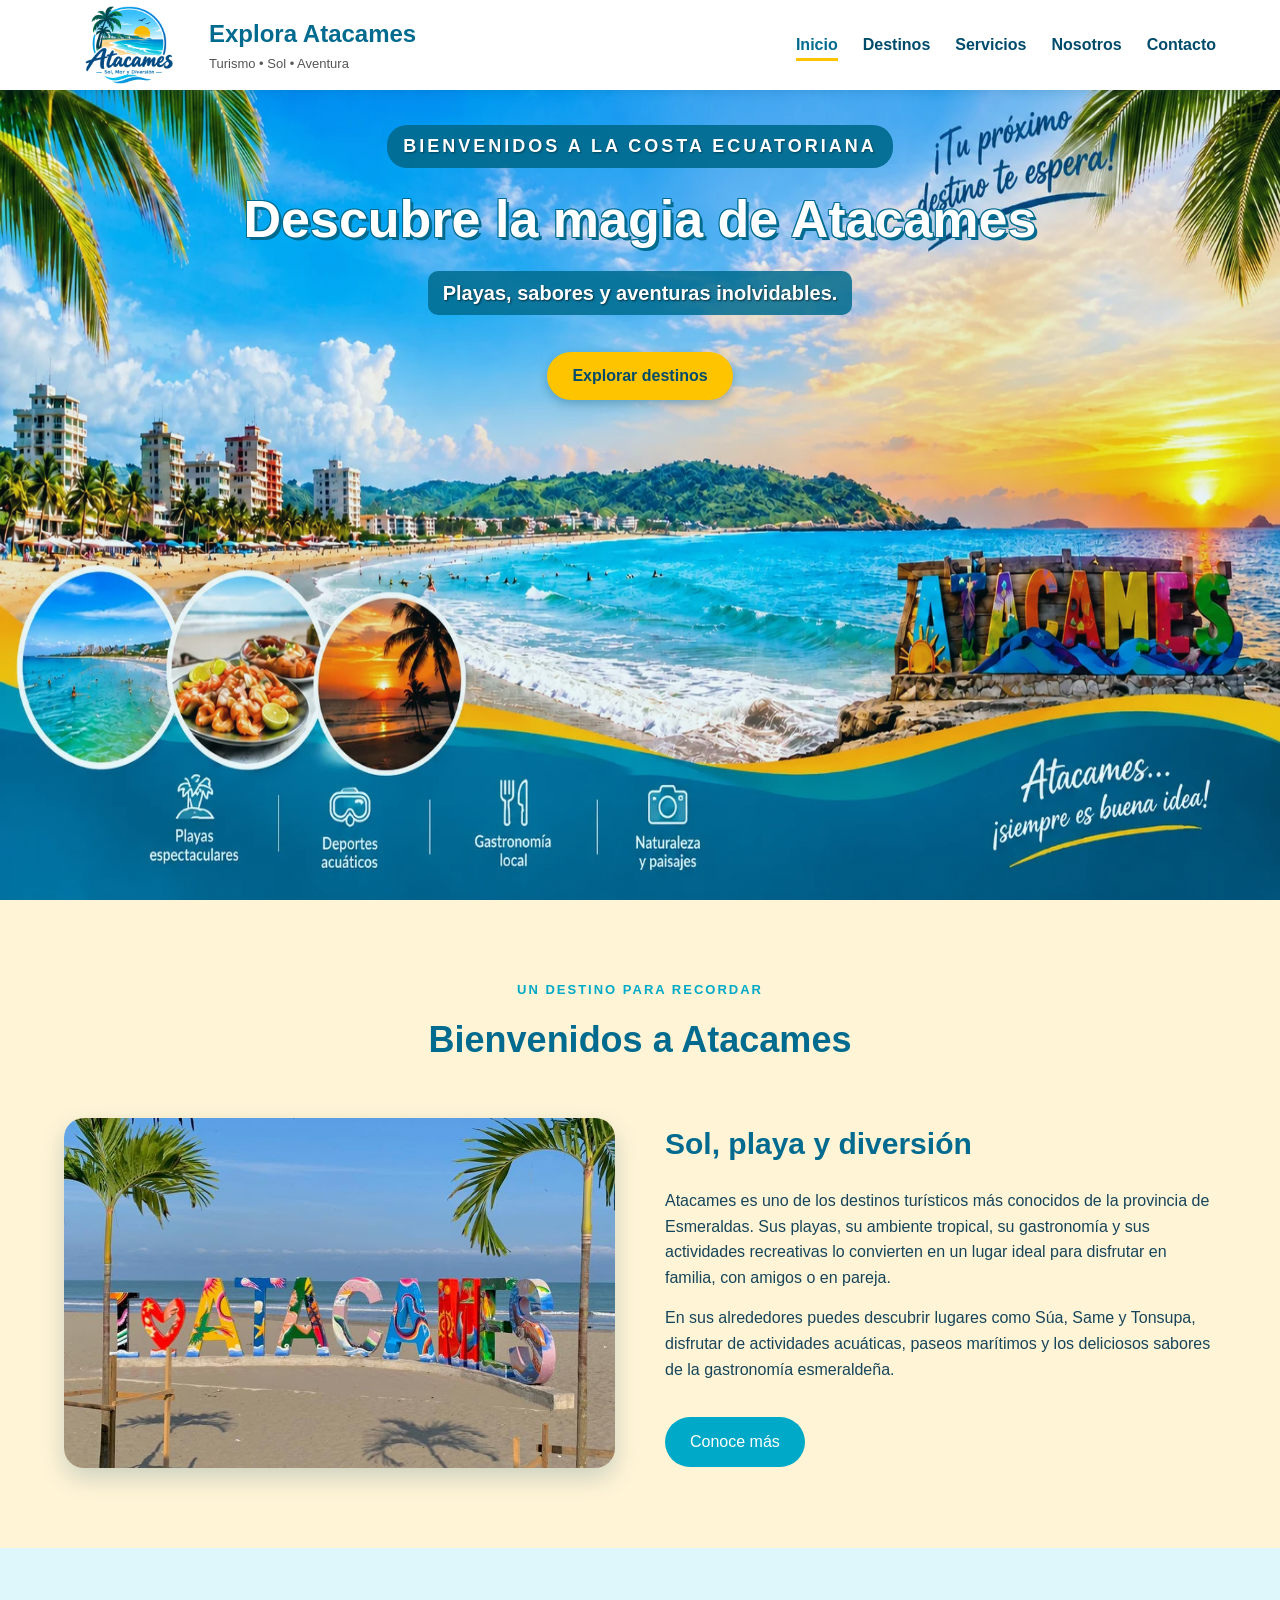
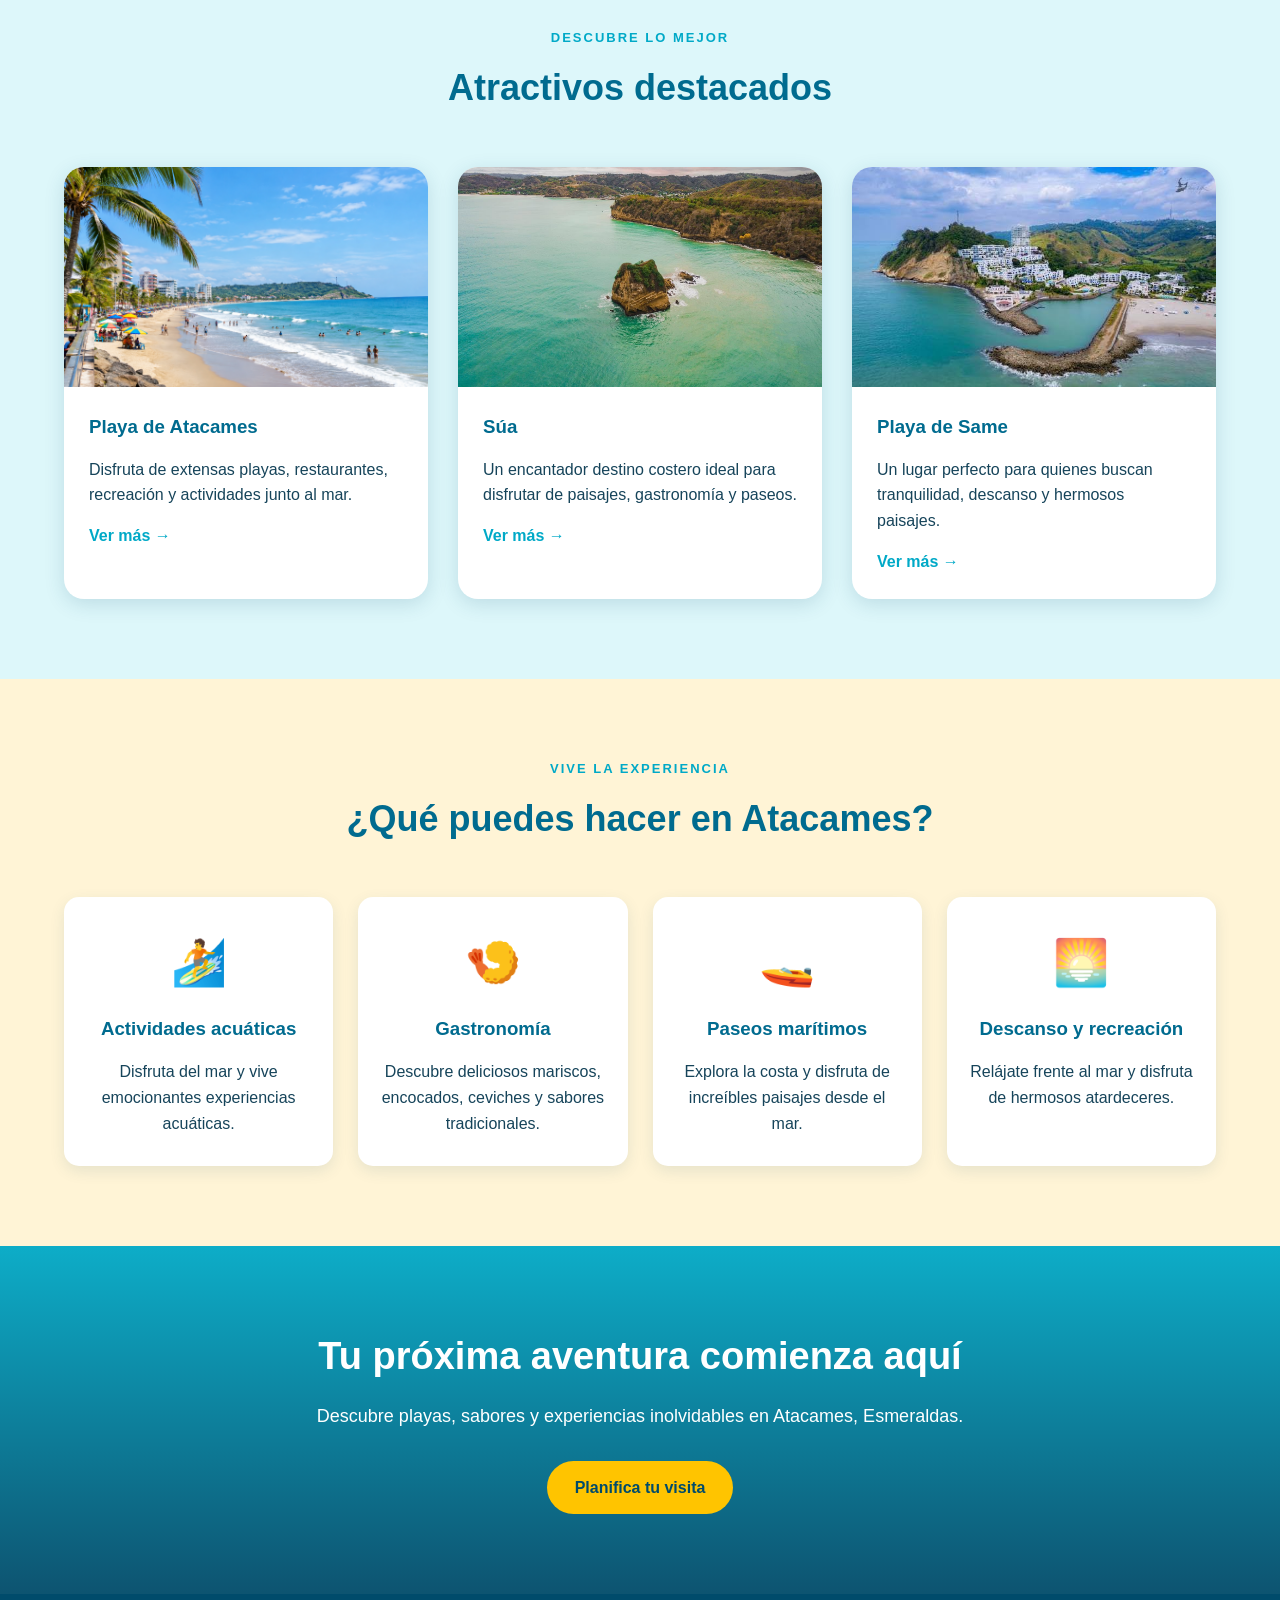
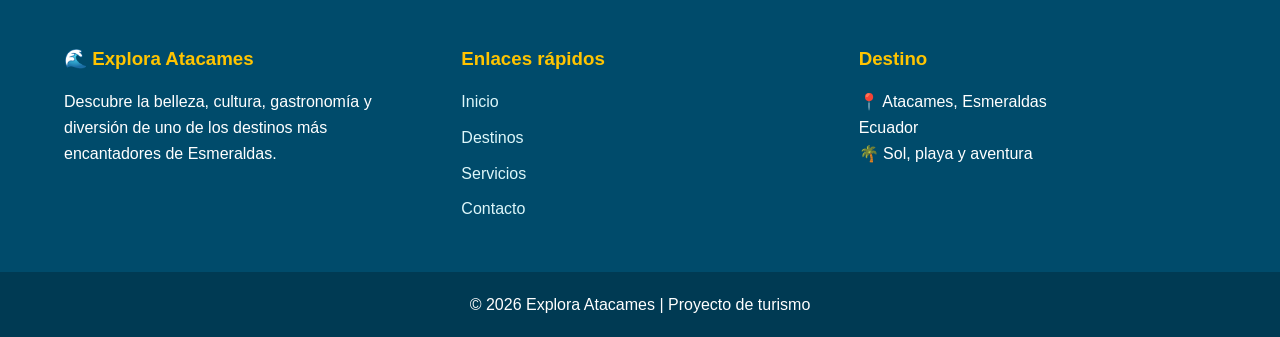
<file: index.html>
<!DOCTYPE html>
<html lang="es">
<head>
    <meta charset="UTF-8">
    <meta name="viewport" content="width=device-width, initial-scale=1.0">
    <meta name="description"
        content="Explora Atacames, una agencia turística dedicada a promocionar las playas, gastronomía y actividades de Atacames, Esmeraldas.">
    <title>Explora Atacames | Turismo en Esmeraldas</title>
    <link rel="stylesheet" href="css/styles.css">
</head>
<body>
    <header class="header">
        <div class="contenedor nav-contenedor">
            <a href="index.html" class="logo">
                <img src="imagenes/logo.png" alt="Logo Explora Atacames">
                <div>
                    <h1>Explora Atacames</h1>
                    <p>Turismo • Sol • Aventura</p>
                </div>
            </a>
            <nav class="menu">
                <ul>
                    <li>
                        <a href="index.html" class="activo">Inicio</a>
                    </li>
                    <li>
                        <a href="destinos.html">Destinos</a>
                    </li>
                    <li>
                        <a href="servicios.html">Servicios</a>
                    </li>
                    <li>
                        <a href="nosotros.html">Nosotros</a>
                    </li>
                    <li>
                        <a href="contacto.html">Contacto</a>
                    </li>
                </ul>
            </nav>
        </div>
    </header>
    <main>
        <section class="hero">
            <div class="hero-contenido">
                <p class="subtitulo">BIENVENIDOS A LA COSTA ECUATORIANA</p>

                <h2>Descubre la magia de Atacames</h2>

                <p class="hero-texto">

                    Playas, sabores y aventuras inolvidables.

                </p>

                <a href="destinos.html" class="btn">

                    Explorar destinos

                </a>

            </div>

        </section>



        <!-- =========================
             INTRODUCCIÓN
        ========================== -->

        <section class="introduccion seccion">

            <div class="contenedor">

                <div class="titulo-seccion">

                    <p>UN DESTINO PARA RECORDAR</p>

                    <h2>Bienvenidos a Atacames</h2>

                </div>


                <div class="introduccion-grid">

                    <div class="introduccion-imagen">

                        <img src="imagenes/atacames.jpg"
                            alt="Hermosa playa de Atacames">

                    </div>


                    <div class="introduccion-texto">

                        <h3>Sol, playa y diversión</h3>

                        <p>

                            Atacames es uno de los destinos turísticos más
                            conocidos de la provincia de Esmeraldas. Sus playas,
                            su ambiente tropical, su gastronomía y sus actividades
                            recreativas lo convierten en un lugar ideal para
                            disfrutar en familia, con amigos o en pareja.

                        </p>


                        <p>

                            En sus alrededores puedes descubrir lugares como
                            Súa, Same y Tonsupa, disfrutar de actividades
                            acuáticas, paseos marítimos y los deliciosos sabores
                            de la gastronomía esmeraldeña.

                        </p>


                        <a href="nosotros.html" class="btn-secundario">

                            Conoce más

                        </a>

                    </div>

                </div>

            </div>

        </section>



        <!-- =========================
             ATRACTIVOS DESTACADOS
        ========================== -->

        <section class="atractivos seccion">

            <div class="contenedor">

                <div class="titulo-seccion">

                    <p>DESCUBRE LO MEJOR</p>

                    <h2>Atractivos destacados</h2>

                </div>


                <div class="atractivos-grid">


                    <!-- TARJETA 1 -->

                    <article class="card">

                        <img src="imagenes/playaatacames.png"
                            alt="Playa de Atacames">

                        <div class="card-contenido">

                            <h3>Playa de Atacames</h3>

                            <p>

                                Disfruta de extensas playas, restaurantes,
                                recreación y actividades junto al mar.

                            </p>

                            <a href="destinos.html">

                                Ver más →

                            </a>

                        </div>

                    </article>



                    <!-- TARJETA 2 -->

                    <article class="card">

                        <img src="imagenes/playasua.jpg"
                            alt="Playa de Súa">

                        <div class="card-contenido">

                            <h3>Súa</h3>

                            <p>

                                Un encantador destino costero ideal para
                                disfrutar de paisajes, gastronomía y paseos.

                            </p>

                            <a href="destinos.html">

                                Ver más →

                            </a>

                        </div>

                    </article>



                    <!-- TARJETA 3 -->

                    <article class="card">

                        <img src="imagenes/same.jpg"
                            alt="Playa de Same">

                        <div class="card-contenido">

                            <h3>Playa de Same</h3>

                            <p>

                                Un lugar perfecto para quienes buscan
                                tranquilidad, descanso y hermosos paisajes.

                            </p>

                            <a href="destinos.html">

                                Ver más →

                            </a>

                        </div>

                    </article>


                </div>

            </div>

        </section>



        <!-- =========================
             EXPERIENCIAS
        ========================== -->

        <section class="experiencias seccion">

            <div class="contenedor">

                <div class="titulo-seccion">

                    <p>VIVE LA EXPERIENCIA</p>

                    <h2>¿Qué puedes hacer en Atacames?</h2>

                </div>


                <div class="experiencias-grid">


                    <div class="experiencia">

                        <span>🏄</span>

                        <h3>Actividades acuáticas</h3>

                        <p>

                            Disfruta del mar y vive emocionantes
                            experiencias acuáticas.

                        </p>

                    </div>


                    <div class="experiencia">

                        <span>🍤</span>

                        <h3>Gastronomía</h3>

                        <p>

                            Descubre deliciosos mariscos, encocados,
                            ceviches y sabores tradicionales.

                        </p>

                    </div>


                    <div class="experiencia">

                        <span>🚤</span>

                        <h3>Paseos marítimos</h3>

                        <p>

                            Explora la costa y disfruta de increíbles
                            paisajes desde el mar.

                        </p>

                    </div>


                    <div class="experiencia">

                        <span>🌅</span>

                        <h3>Descanso y recreación</h3>

                        <p>

                            Relájate frente al mar y disfruta de
                            hermosos atardeceres.

                        </p>

                    </div>


                </div>

            </div>

        </section>



        <!-- =========================
             LLAMADO A LA ACCIÓN
        ========================== -->

        <section class="cta">

            <div class="contenedor">

                <h2>Tu próxima aventura comienza aquí</h2>

                <p>

                    Descubre playas, sabores y experiencias inolvidables
                    en Atacames, Esmeraldas.

                </p>

                <a href="contacto.html" class="btn">

                    Planifica tu visita

                </a>

            </div>

        </section>

    </main>



    <!-- =========================
         FOOTER
    ========================== -->

    <footer class="footer">

        <div class="contenedor footer-grid">


            <div>

                <h3>🌊 Explora Atacames</h3>

                <p>

                    Descubre la belleza, cultura, gastronomía y diversión
                    de uno de los destinos más encantadores de Esmeraldas.

                </p>

            </div>


            <div>

                <h3>Enlaces rápidos</h3>

                <ul>

                    <li>
                        <a href="index.html">Inicio</a>
                    </li>

                    <li>
                        <a href="destinos.html">Destinos</a>
                    </li>

                    <li>
                        <a href="servicios.html">Servicios</a>
                    </li>

                    <li>
                        <a href="contacto.html">Contacto</a>
                    </li>

                </ul>

            </div>


            <div>

                <h3>Destino</h3>

                <p>📍 Atacames, Esmeraldas</p>

                <p>Ecuador</p>

                <p>🌴 Sol, playa y aventura</p>

            </div>


        </div>


        <div class="footer-inferior">

            <p>

                © 2026 Explora Atacames | Proyecto de turismo

            </p>

        </div>

    </footer>


</body>

</html>
</file>
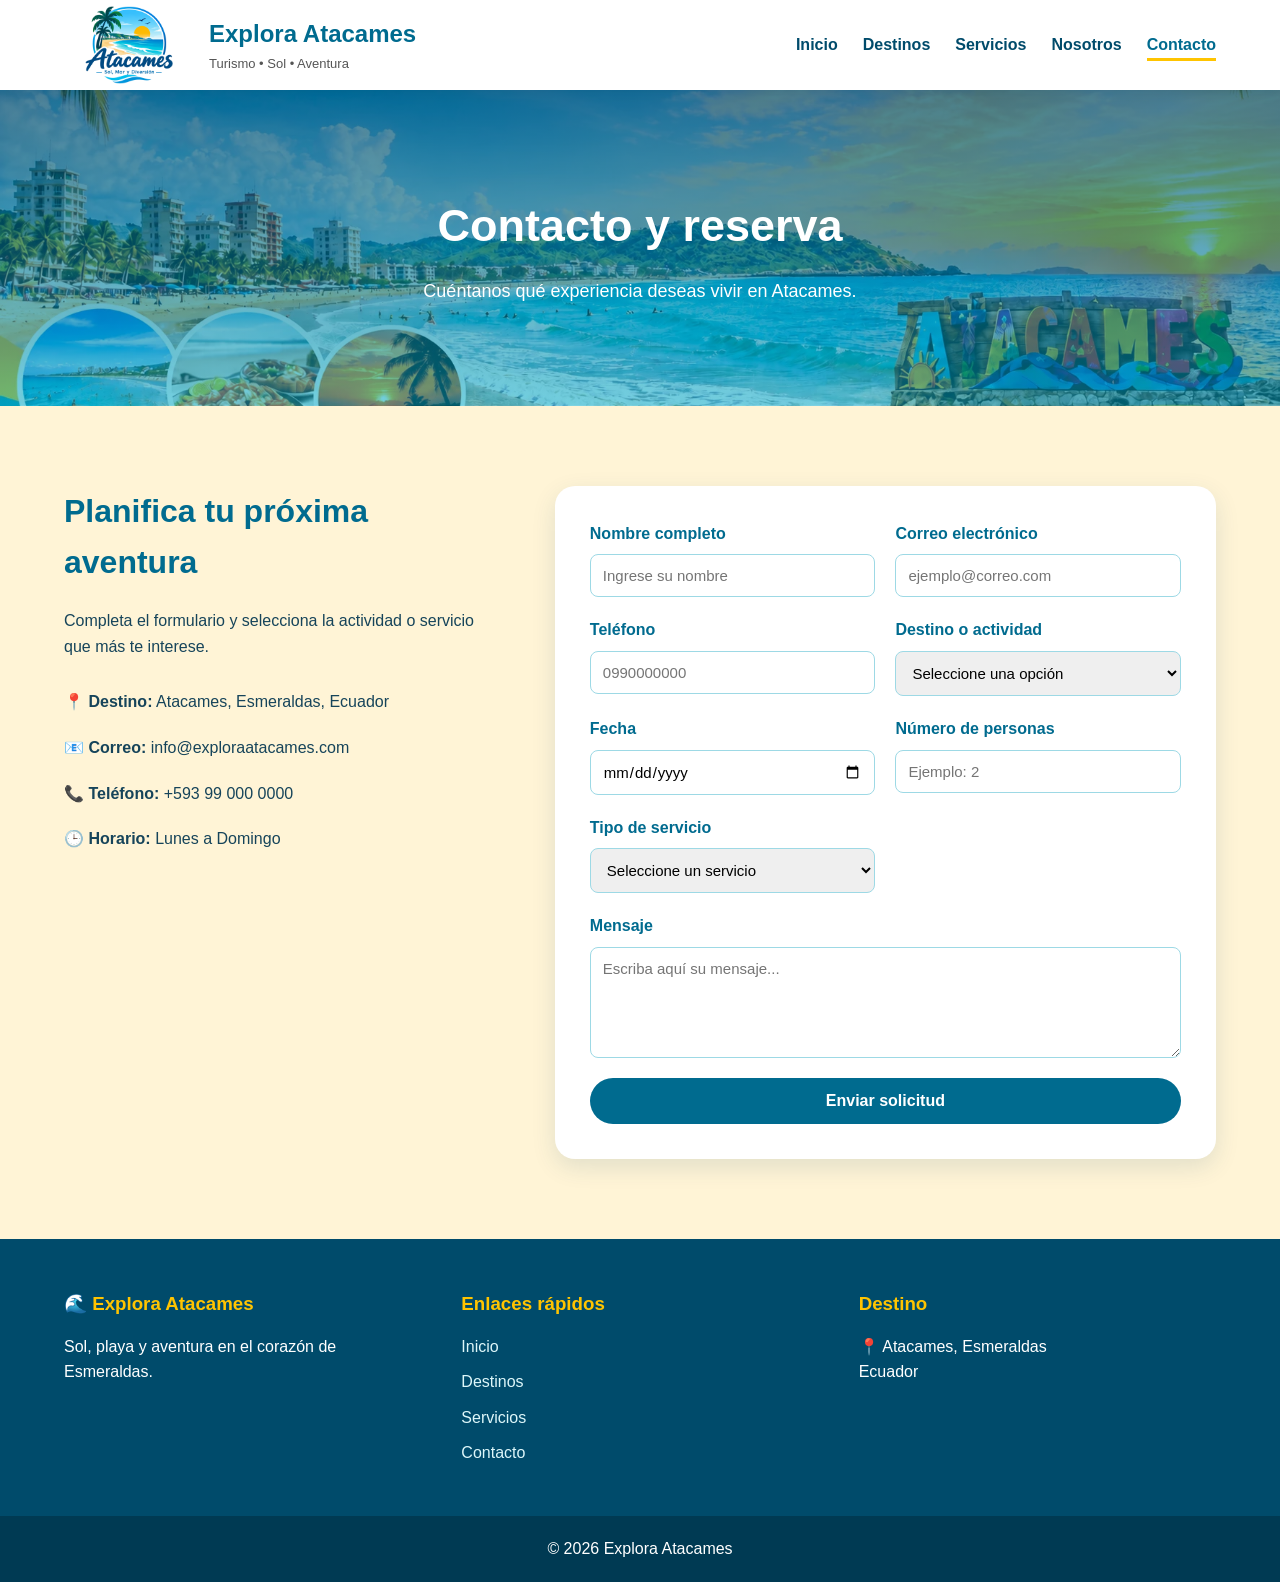
<file: contacto.html>
<!DOCTYPE html>
<html lang="es">
<head>
    <meta charset="UTF-8">
    <meta name="viewport"
        content="width=device-width, initial-scale=1.0">
    <meta name="description"
        content="Contáctanos y planifica tu visita a Atacames.">
    <title>Contacto | Explora Atacames</title>
    <link rel="stylesheet" href="css/styles.css">
</head>
<body>
    
    <header class="header">
    <div class="contenedor nav-contenedor">

        <a href="index.html" class="logo">

            <img src="imagenes/logo.png" alt="Logo Explora Atacames">

            <div>
                <h1>Explora Atacames</h1>
                <p>Turismo • Sol • Aventura</p>
            </div>

        </a>

        <nav class="menu">

            <ul>

                <li>
                    <a href="index.html">
                        Inicio
                    </a>
                </li>

                <li>
                    <a href="destinos.html">
                        Destinos
                    </a>
                </li>

                <li>
                    <a href="servicios.html">
                        Servicios
                    </a>
                </li>

                <li>
                    <a href="nosotros.html">
                        Nosotros
                    </a>
                </li>

                <li>
                    <a href="contacto.html" class="activo">
                        Contacto
                    </a>
                </li>

            </ul>

        </nav>

    </div>
</header>
    <main>


        <!-- PORTADA -->

        <section class="pagina-hero">

            <div class="contenedor">

                <h2>Contacto y reserva</h2>

                <p>
                    Cuéntanos qué experiencia deseas vivir
                    en Atacames.
                </p>

            </div>

        </section>



        <!-- CONTACTO -->

        <section class="seccion contacto-seccion">

            <div class="contenedor contacto-grid">


                <!-- INFORMACIÓN -->

                <div class="contacto-info">


                    <h2>Planifica tu próxima aventura</h2>

                    <p>
                        Completa el formulario y selecciona la actividad
                        o servicio que más te interese.
                    </p>


                    <div class="info-contacto">

                        <p>
                            📍 <strong>Destino:</strong>
                            Atacames, Esmeraldas, Ecuador
                        </p>


                        <p>
                            📧 <strong>Correo:</strong>
                            info@exploraatacames.com
                        </p>


                        <p>
                            📞 <strong>Teléfono:</strong>
                            +593 99 000 0000
                        </p>


                        <p>
                            🕒 <strong>Horario:</strong>
                            Lunes a Domingo
                        </p>

                    </div>


                </div>



                <!-- FORMULARIO -->

                <form class="formulario">


                    <div class="form-grupo">

                        <label for="nombre">
                            Nombre completo
                        </label>

                        <input
                            type="text"
                            id="nombre"
                            name="nombre"
                            placeholder="Ingrese su nombre"
                            required>

                    </div>



                    <div class="form-grupo">

                        <label for="correo">
                            Correo electrónico
                        </label>

                        <input
                            type="email"
                            id="correo"
                            name="correo"
                            placeholder="ejemplo@correo.com"
                            required>

                    </div>



                    <div class="form-grupo">

                        <label for="telefono">
                            Teléfono
                        </label>

                        <input
                            type="tel"
                            id="telefono"
                            name="telefono"
                            placeholder="0990000000"
                            required>

                    </div>



                    <div class="form-grupo">

                        <label for="actividad">
                            Destino o actividad
                        </label>

                        <select
                            id="actividad"
                            name="actividad"
                            required>

                            <option value="">
                                Seleccione una opción
                            </option>

                            <option value="playa-atacames">
                                Playa de Atacames
                            </option>

                            <option value="tonsupa">
                                Tonsupa
                            </option>

                            <option value="sua">
                                Súa
                            </option>

                            <option value="same">
                                Playa de Same
                            </option>

                            <option value="gastronomia">
                                Tour gastronómico
                            </option>

                            <option value="aventura">
                                Aventura acuática
                            </option>

                        </select>

                    </div>



                    <div class="form-grupo">

                        <label for="fecha">
                            Fecha
                        </label>

                        <input
                            type="date"
                            id="fecha"
                            name="fecha"
                            required>

                    </div>



                    <div class="form-grupo">

                        <label for="personas">
                            Número de personas
                        </label>

                        <input
                            type="number"
                            id="personas"
                            name="personas"
                            min="1"
                            placeholder="Ejemplo: 2"
                            required>

                    </div>



                    <div class="form-grupo">

                        <label for="servicio">
                            Tipo de servicio
                        </label>

                        <select
                            id="servicio"
                            name="servicio"
                            required>

                            <option value="">
                                Seleccione un servicio
                            </option>

                            <option value="tour">
                                Tour
                            </option>

                            <option value="excursion">
                                Excursión
                            </option>

                            <option value="paquete">
                                Paquete turístico
                            </option>

                            <option value="informacion">
                                Solicitud de información
                            </option>

                        </select>

                    </div>



                    <div class="form-grupo form-mensaje">

                        <label for="mensaje">
                            Mensaje
                        </label>

                        <textarea
                            id="mensaje"
                            name="mensaje"
                            rows="5"
                            placeholder="Escriba aquí su mensaje..."
                            required></textarea>

                    </div>



                    <button type="submit"
                        class="btn-formulario">

                        Enviar solicitud

                    </button>


                </form>


            </div>

        </section>


    </main>



    <!-- FOOTER -->

    <footer class="footer">

        <div class="contenedor footer-grid">


            <div>

                <h3>🌊 Explora Atacames</h3>

                <p>
                    Sol, playa y aventura en el corazón
                    de Esmeraldas.
                </p>

            </div>


            <div>

                <h3>Enlaces rápidos</h3>

                <ul>

                    <li><a href="index.html">Inicio</a></li>

                    <li><a href="destinos.html">Destinos</a></li>

                    <li><a href="servicios.html">Servicios</a></li>

                    <li><a href="contacto.html">Contacto</a></li>

                </ul>

            </div>


            <div>

                <h3>Destino</h3>

                <p>📍 Atacames, Esmeraldas</p>

                <p>Ecuador</p>

            </div>


        </div>


        <div class="footer-inferior">

            <p>
                © 2026 Explora Atacames
            </p>

        </div>

    </footer>


</body>

</html>
</file>
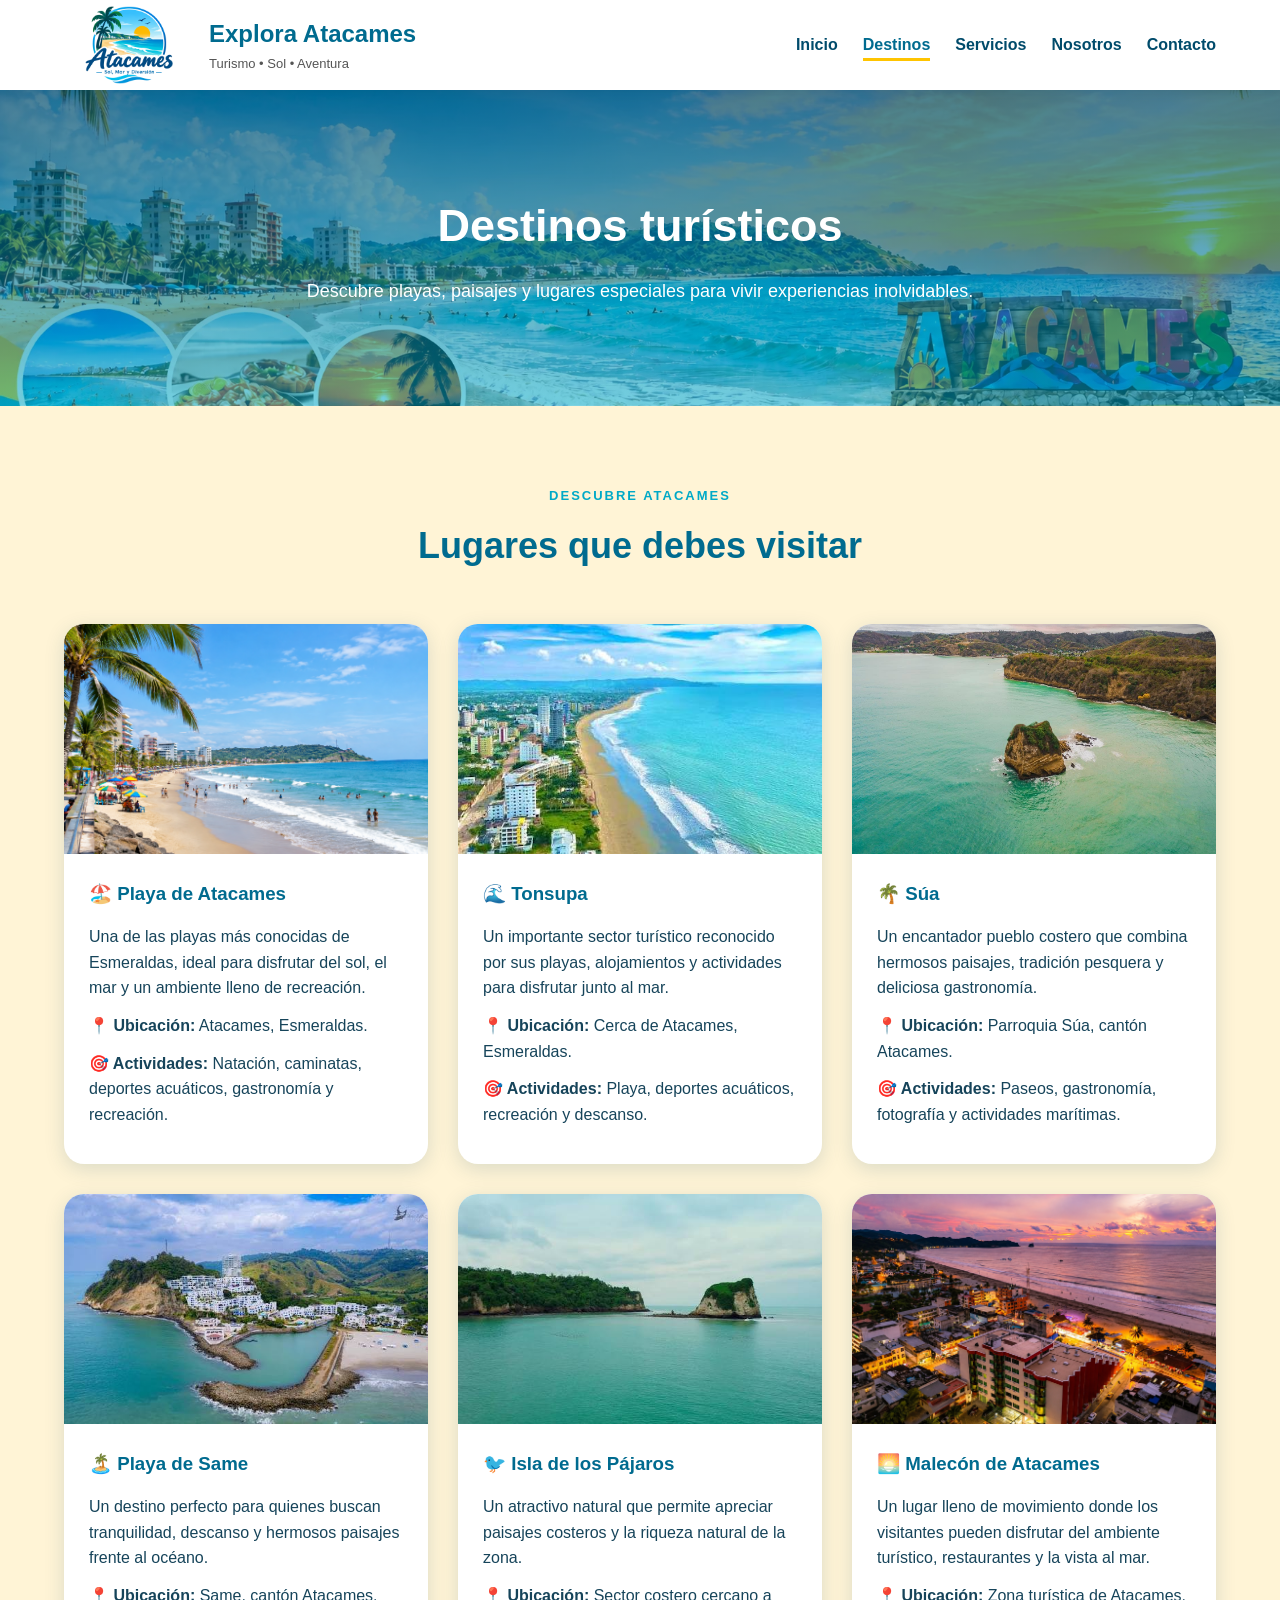
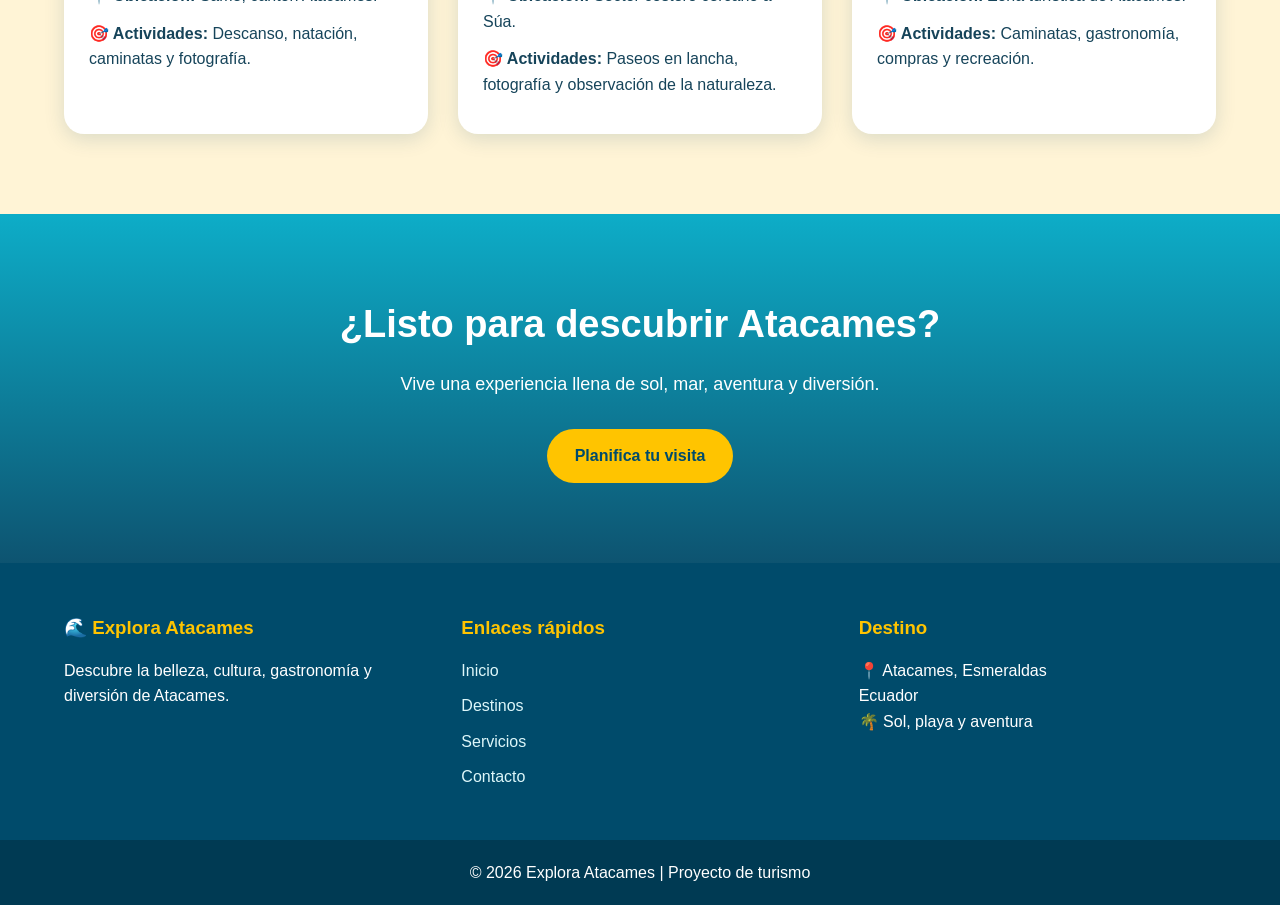
<file: destinos.html>
<!DOCTYPE html>
<html lang="es">

<head>
    <meta charset="UTF-8">
    <meta name="viewport" content="width=device-width, initial-scale=1.0">

    <meta name="description"
        content="Conoce los principales destinos turísticos de Atacames, Esmeraldas.">

    <title>Destinos | Explora Atacames</title>

    <link rel="stylesheet" href="css/styles.css">
</head>

<body>

<header class="header">

    <div class="contenedor nav-contenedor">

        <a href="index.html" class="logo">

            <img src="imagenes/logo.png" alt="Logo Explora Atacames">

            <div>
                <h1>Explora Atacames</h1>
                <p>Turismo • Sol • Aventura</p>
            </div>

        </a>

        <nav class="menu">

            <ul>

                <li>
                    <a href="index.html">Inicio</a>
                </li>

                <li>
                    <a href="destinos.html" class="activo">Destinos</a>
                </li>

                <li>
                    <a href="servicios.html">Servicios</a>
                </li>

                <li>
                    <a href="nosotros.html">Nosotros</a>
                </li>

                <li>
                    <a href="contacto.html">Contacto</a>
                </li>

            </ul>

        </nav>

    </div>

</header>

    <main>

        <!-- PORTADA -->

        <section class="pagina-hero">

            <div class="contenedor">

                <h2>Destinos turísticos</h2>

                <p>
                    Descubre playas, paisajes y lugares especiales
                    para vivir experiencias inolvidables.
                </p>

            </div>

        </section>



        <!-- DESTINOS -->

        <section class="seccion">

            <div class="contenedor">

                <div class="titulo-seccion">

                    <p>DESCUBRE ATACAMES</p>

                    <h2>Lugares que debes visitar</h2>

                </div>


                <div class="destinos-grid">


                    <!-- DESTINO 1 -->

                    <article class="destino-card">

                        <img src="imagenes/playaatacames.png"
                            alt="Playa de Atacames">

                        <div class="destino-contenido">

                            <h3>🏖️ Playa de Atacames</h3>

                            <p>
                                Una de las playas más conocidas de Esmeraldas,
                                ideal para disfrutar del sol, el mar y un
                                ambiente lleno de recreación.
                            </p>

                            <p>
                                <strong>📍 Ubicación:</strong>
                                Atacames, Esmeraldas.
                            </p>

                            <p>
                                <strong>🎯 Actividades:</strong>
                                Natación, caminatas, deportes acuáticos,
                                gastronomía y recreación.
                            </p>

                        </div>

                    </article>



                    <!-- DESTINO 2 -->

                    <article class="destino-card">

                        <img src="imagenes/tonsupa.jpg"
                            alt="Playa de Tonsupa">

                        <div class="destino-contenido">

                            <h3>🌊 Tonsupa</h3>

                            <p>
                                Un importante sector turístico reconocido por
                                sus playas, alojamientos y actividades para
                                disfrutar junto al mar.
                            </p>

                            <p>
                                <strong>📍 Ubicación:</strong>
                                Cerca de Atacames, Esmeraldas.
                            </p>

                            <p>
                                <strong>🎯 Actividades:</strong>
                                Playa, deportes acuáticos, recreación y
                                descanso.
                            </p>

                        </div>

                    </article>



                    <!-- DESTINO 3 -->

                    <article class="destino-card">

                        <img src="imagenes/playasua.jpg"
                            alt="Playa de Súa">

                        <div class="destino-contenido">

                            <h3>🌴 Súa</h3>

                            <p>
                                Un encantador pueblo costero que combina
                                hermosos paisajes, tradición pesquera y
                                deliciosa gastronomía.
                            </p>

                            <p>
                                <strong>📍 Ubicación:</strong>
                                Parroquia Súa, cantón Atacames.
                            </p>

                            <p>
                                <strong>🎯 Actividades:</strong>
                                Paseos, gastronomía, fotografía y actividades
                                marítimas.
                            </p>

                        </div>

                    </article>



                    <!-- DESTINO 4 -->

                    <article class="destino-card">

                        <img src="imagenes/same.jpg"
                            alt="Playa de Same">

                        <div class="destino-contenido">

                            <h3>🏝️ Playa de Same</h3>
                            <p>
                                Un destino perfecto para quienes buscan
                                tranquilidad, descanso y hermosos paisajes
                                frente al océano.
                            </p>

                            <p>
                                <strong>📍 Ubicación:</strong>
                                Same, cantón Atacames.
                            </p>

                            <p>
                                <strong>🎯 Actividades:</strong>
                                Descanso, natación, caminatas y fotografía.
                            </p>

                        </div>

                    </article>



                    <!-- DESTINO 5 -->

                    <article class="destino-card">

                        <img src="imagenes/isladelospajaros.jpg"
                            alt="Isla de los Pájaros">

                        <div class="destino-contenido">

                            <h3>🐦 Isla de los Pájaros</h3>

                            <p>
                                Un atractivo natural que permite apreciar
                                paisajes costeros y la riqueza natural de la
                                zona.
                            </p>

                            <p>
                                <strong>📍 Ubicación:</strong>
                                Sector costero cercano a Súa.
                            </p>

                            <p>
                                <strong>🎯 Actividades:</strong>
                                Paseos en lancha, fotografía y observación
                                de la naturaleza.
                            </p>

                        </div>

                    </article>



                    <!-- DESTINO 6 -->

                    <article class="destino-card">

                        <img src="imagenes/malecon atacames.png"
                            alt="Malecón de Atacames">

                        <div class="destino-contenido">

                            <h3>🌅 Malecón de Atacames</h3>

                            <p>
                                Un lugar lleno de movimiento donde los
                                visitantes pueden disfrutar del ambiente
                                turístico, restaurantes y la vista al mar.
                            </p>

                            <p>
                                <strong>📍 Ubicación:</strong>
                                Zona turística de Atacames.
                            </p>

                            <p>
                                <strong>🎯 Actividades:</strong>
                                Caminatas, gastronomía, compras y recreación.
                            </p>

                        </div>

                    </article>


                </div>

            </div>

        </section>


        <!-- CTA -->

        <section class="cta">

            <div class="contenedor">

                <h2>¿Listo para descubrir Atacames?</h2>

                <p>
                    Vive una experiencia llena de sol, mar, aventura
                    y diversión.
                </p>

                <a href="contacto.html" class="btn">
                    Planifica tu visita
                </a>

            </div>

        </section>

    </main>



    <!-- FOOTER -->

    <footer class="footer">

        <div class="contenedor footer-grid">

            <div>

                <h3>🌊 Explora Atacames</h3>

                <p>
                    Descubre la belleza, cultura, gastronomía y diversión
                    de Atacames.
                </p>

            </div>


            <div>

                <h3>Enlaces rápidos</h3>

                <ul>

                    <li><a href="index.html">Inicio</a></li>

                    <li><a href="destinos.html">Destinos</a></li>

                    <li><a href="servicios.html">Servicios</a></li>

                    <li><a href="contacto.html">Contacto</a></li>

                </ul>

            </div>


            <div>

                <h3>Destino</h3>

                <p>📍 Atacames, Esmeraldas</p>

                <p>Ecuador</p>

                <p>🌴 Sol, playa y aventura</p>

            </div>

        </div>


        <div class="footer-inferior">

            <p>
                © 2026 Explora Atacames | Proyecto de turismo
            </p>

        </div>

    </footer>

</body>

</html>
</file>
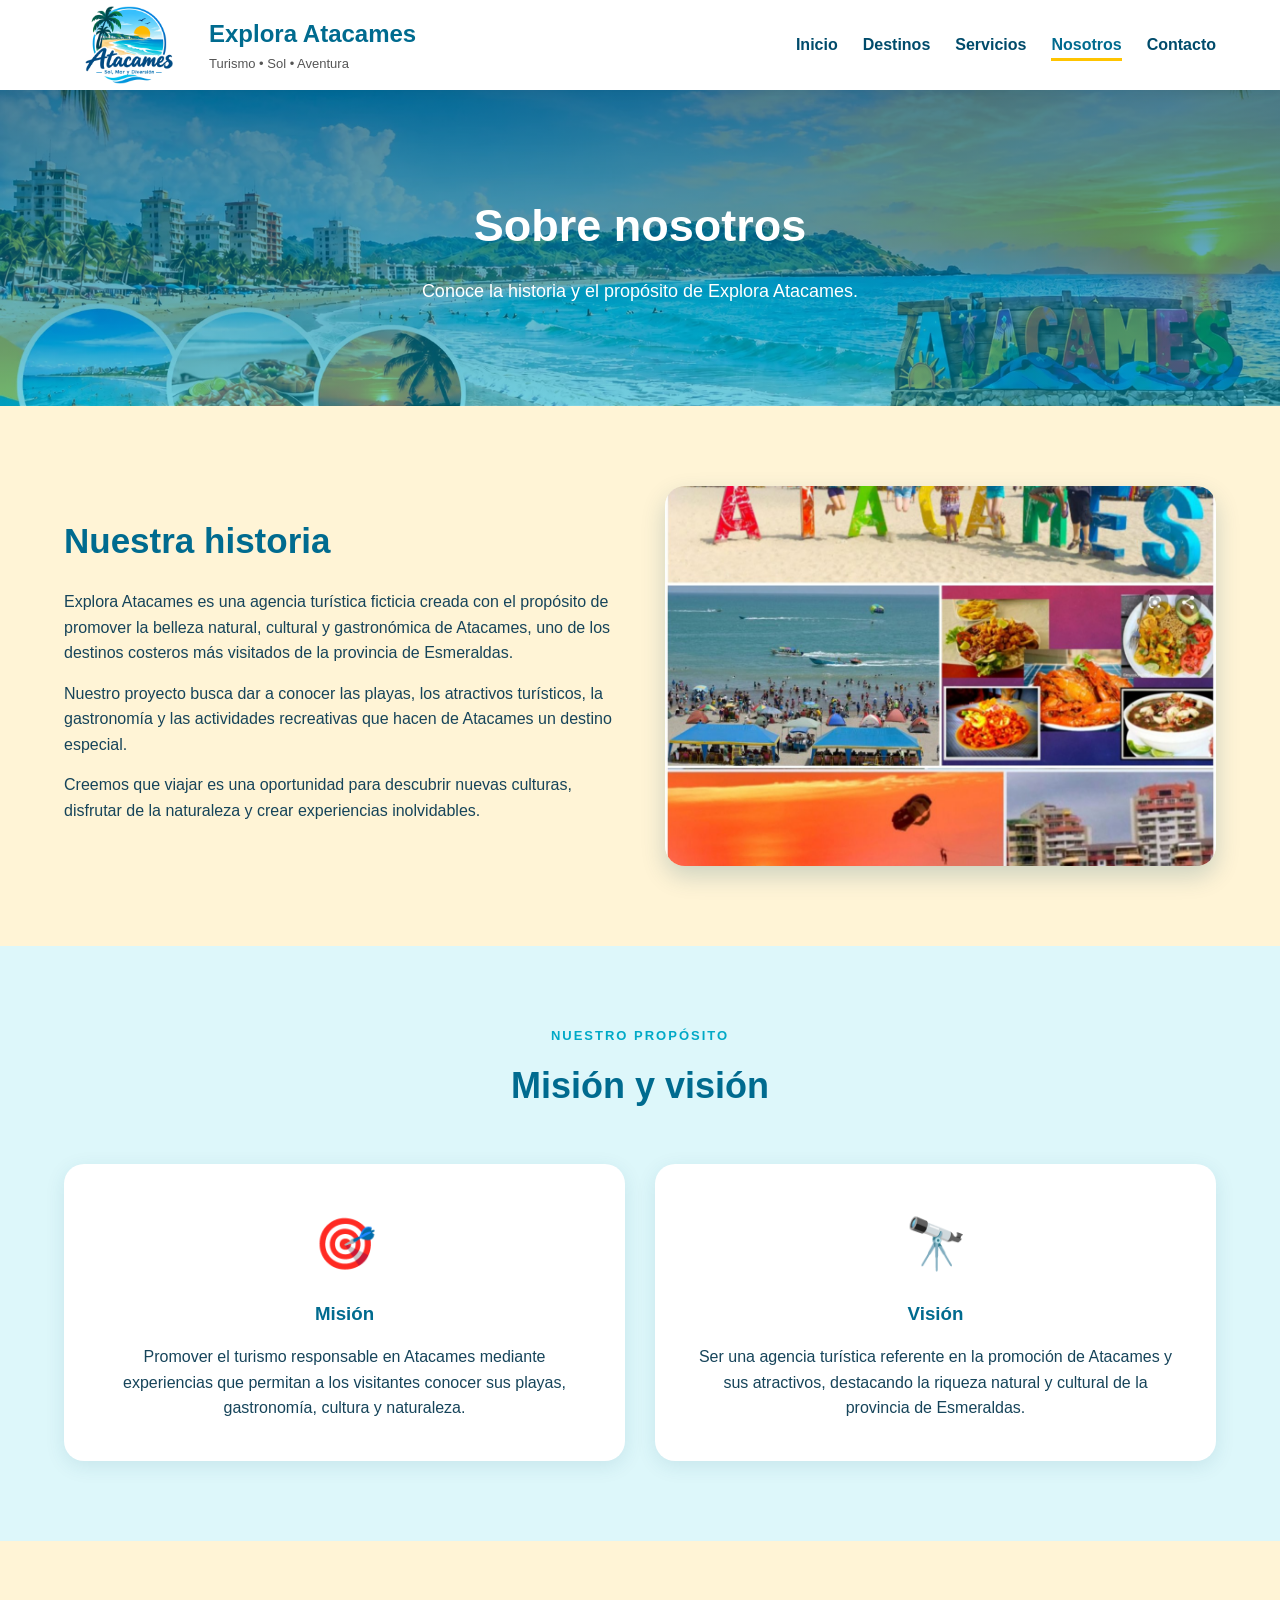
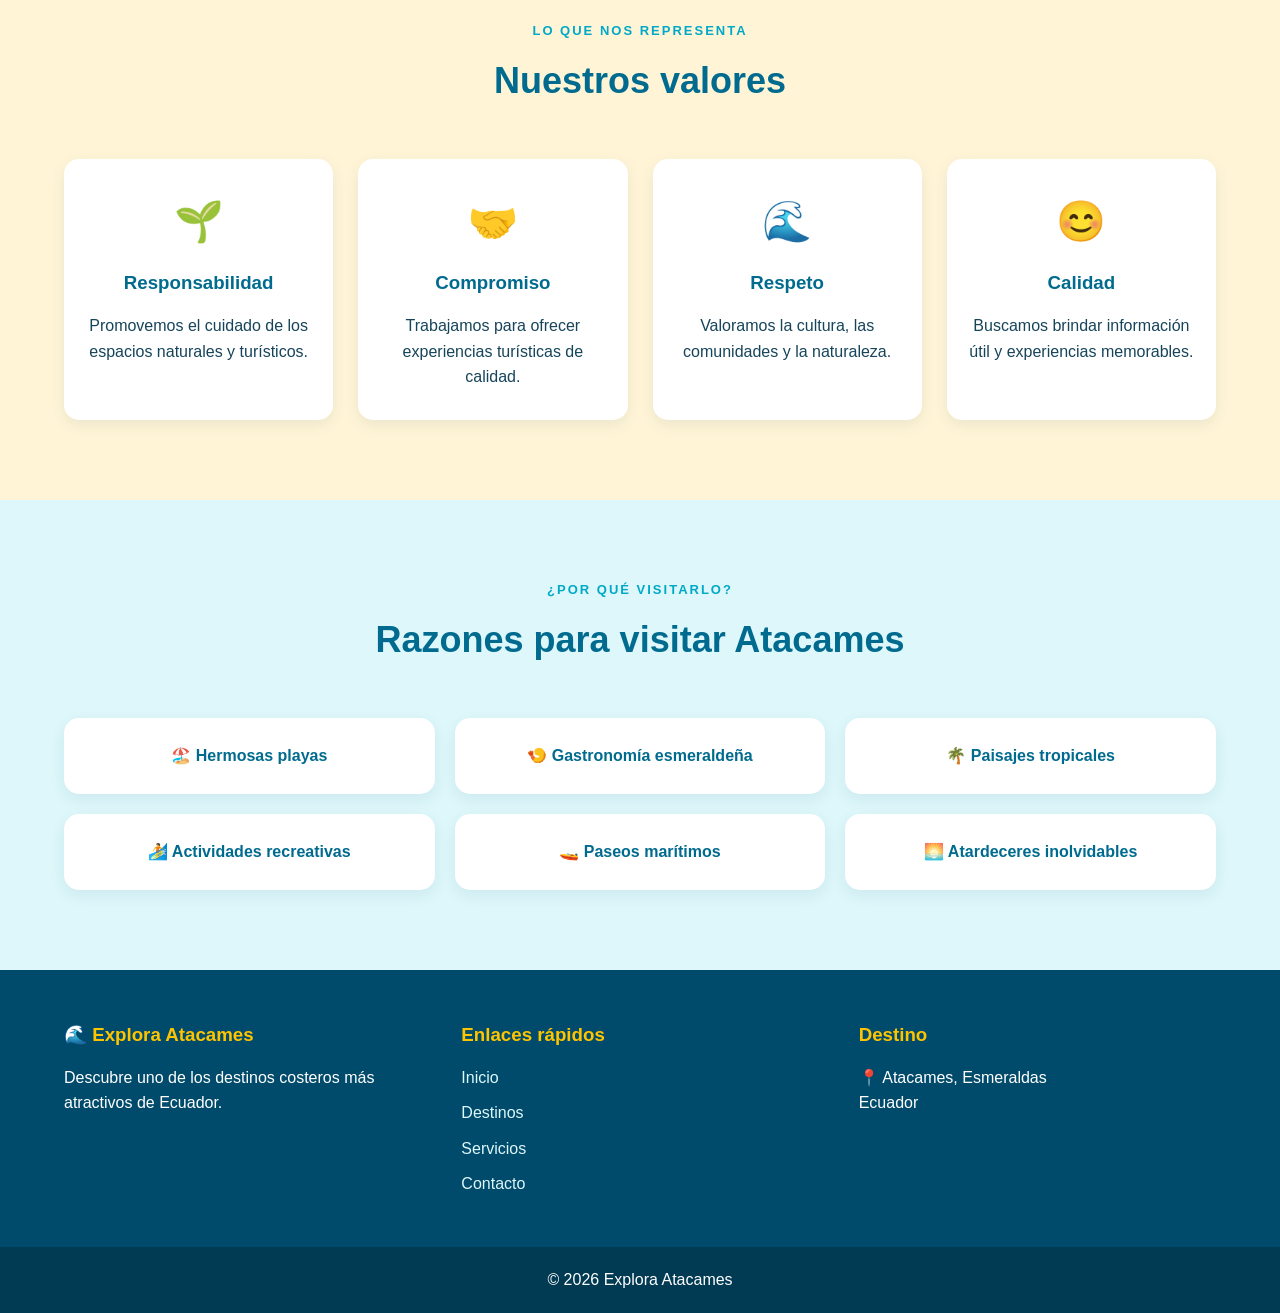
<file: nosotros.html>
<!DOCTYPE html>
<html lang="es">

<head>

    <meta charset="UTF-8">

    <meta name="viewport"
        content="width=device-width, initial-scale=1.0">

    <meta name="description"
        content="Conoce la agencia turística Explora Atacames.">

    <title>Nosotros | Explora Atacames</title>

    <link rel="stylesheet" href="css/styles.css">

</head>


<body>


 <header class="header">

    <div class="contenedor nav-contenedor">

        <a href="index.html" class="logo">

            <img src="imagenes/logo.png" alt="Logo Explora Atacames">

            <div>
                <h1>Explora Atacames</h1>
                <p>Turismo • Sol • Aventura</p>
            </div>

        </a>

        <nav class="menu">

            <ul>

                <li>
                    <a href="index.html">Inicio</a>
                </li>

                <li>
                    <a href="destinos.html">Destinos</a>
                </li>

                <li>
                    <a href="servicios.html">Servicios</a>
                </li>

                <li>
                    <a href="nosotros.html" class="activo">
                        Nosotros
                    </a>
                </li>

                <li>
                    <a href="contacto.html">Contacto</a>
                </li>

            </ul>

        </nav>

    </div>

</header>


    <main>


        <!-- PORTADA -->

        <section class="pagina-hero">

            <div class="contenedor">

                <h2>Sobre nosotros</h2>

                <p>
                    Conoce la historia y el propósito de
                    Explora Atacames.
                </p>

            </div>

        </section>



        <!-- HISTORIA -->

        <section class="seccion">

            <div class="contenedor nosotros-grid">


                <div>

                    <h2>Nuestra historia</h2>

                    <p>
                        Explora Atacames es una agencia turística ficticia
                        creada con el propósito de promover la belleza
                        natural, cultural y gastronómica de Atacames,
                        uno de los destinos costeros más visitados de
                        la provincia de Esmeraldas.
                    </p>


                    <p>
                        Nuestro proyecto busca dar a conocer las playas,
                        los atractivos turísticos, la gastronomía y las
                        actividades recreativas que hacen de Atacames
                        un destino especial.
                    </p>


                    <p>
                        Creemos que viajar es una oportunidad para descubrir
                        nuevas culturas, disfrutar de la naturaleza y crear
                        experiencias inolvidables.
                    </p>

                </div>


                <div class="nosotros-imagen">

                    <img src="imagenes/paisaje.jpg"
                        alt="Paisaje turístico de Atacames">

                </div>


            </div>

        </section>



        <!-- MISIÓN Y VISIÓN -->

        <section class="mision-vision seccion">

            <div class="contenedor">


                <div class="titulo-seccion">

                    <p>NUESTRO PROPÓSITO</p>

                    <h2>Misión y visión</h2>

                </div>


                <div class="mision-grid">


                    <div class="mision-card">

                        <span>🎯</span>

                        <h3>Misión</h3>

                        <p>
                            Promover el turismo responsable en Atacames
                            mediante experiencias que permitan a los
                            visitantes conocer sus playas, gastronomía,
                            cultura y naturaleza.
                        </p>

                    </div>



                    <div class="mision-card">

                        <span>🔭</span>

                        <h3>Visión</h3>

                        <p>
                            Ser una agencia turística referente en la
                            promoción de Atacames y sus atractivos,
                            destacando la riqueza natural y cultural
                            de la provincia de Esmeraldas.
                        </p>

                    </div>


                </div>

            </div>

        </section>



        <!-- VALORES -->

        <section class="seccion">

            <div class="contenedor">


                <div class="titulo-seccion">

                    <p>LO QUE NOS REPRESENTA</p>

                    <h2>Nuestros valores</h2>

                </div>


                <div class="valores-grid">


                    <div class="valor">

                        <span>🌱</span>

                        <h3>Responsabilidad</h3>

                        <p>
                            Promovemos el cuidado de los espacios
                            naturales y turísticos.
                        </p>

                    </div>


                    <div class="valor">

                        <span>🤝</span>

                        <h3>Compromiso</h3>

                        <p>
                            Trabajamos para ofrecer experiencias
                            turísticas de calidad.
                        </p>

                    </div>


                    <div class="valor">

                        <span>🌊</span>

                        <h3>Respeto</h3>

                        <p>
                            Valoramos la cultura, las comunidades
                            y la naturaleza.
                        </p>

                    </div>


                    <div class="valor">

                        <span>😊</span>

                        <h3>Calidad</h3>

                        <p>
                            Buscamos brindar información útil y
                            experiencias memorables.
                        </p>

                    </div>


                </div>

            </div>

        </section>



        <!-- RAZONES -->

        <section class="razones seccion">

            <div class="contenedor">


                <div class="titulo-seccion">

                    <p>¿POR QUÉ VISITARLO?</p>

                    <h2>Razones para visitar Atacames</h2>

                </div>


                <div class="razones-grid">


                    <div>🏖️ Hermosas playas</div>

                    <div>🍤 Gastronomía esmeraldeña</div>

                    <div>🌴 Paisajes tropicales</div>

                    <div>🏄 Actividades recreativas</div>

                    <div>🚤 Paseos marítimos</div>

                    <div>🌅 Atardeceres inolvidables</div>


                </div>

            </div>

        </section>


    </main>



    <!-- FOOTER -->

    <footer class="footer">

        <div class="contenedor footer-grid">


            <div>

                <h3>🌊 Explora Atacames</h3>

                <p>
                    Descubre uno de los destinos costeros
                    más atractivos de Ecuador.
                </p>

            </div>


            <div>

                <h3>Enlaces rápidos</h3>

                <ul>

                    <li><a href="index.html">Inicio</a></li>

                    <li><a href="destinos.html">Destinos</a></li>

                    <li><a href="servicios.html">Servicios</a></li>

                    <li><a href="contacto.html">Contacto</a></li>

                </ul>

            </div>


            <div>

                <h3>Destino</h3>

                <p>📍 Atacames, Esmeraldas</p>

                <p>Ecuador</p>

            </div>


        </div>


        <div class="footer-inferior">

            <p>
                © 2026 Explora Atacames
            </p>

        </div>

    </footer>


</body>

</html>
</file>
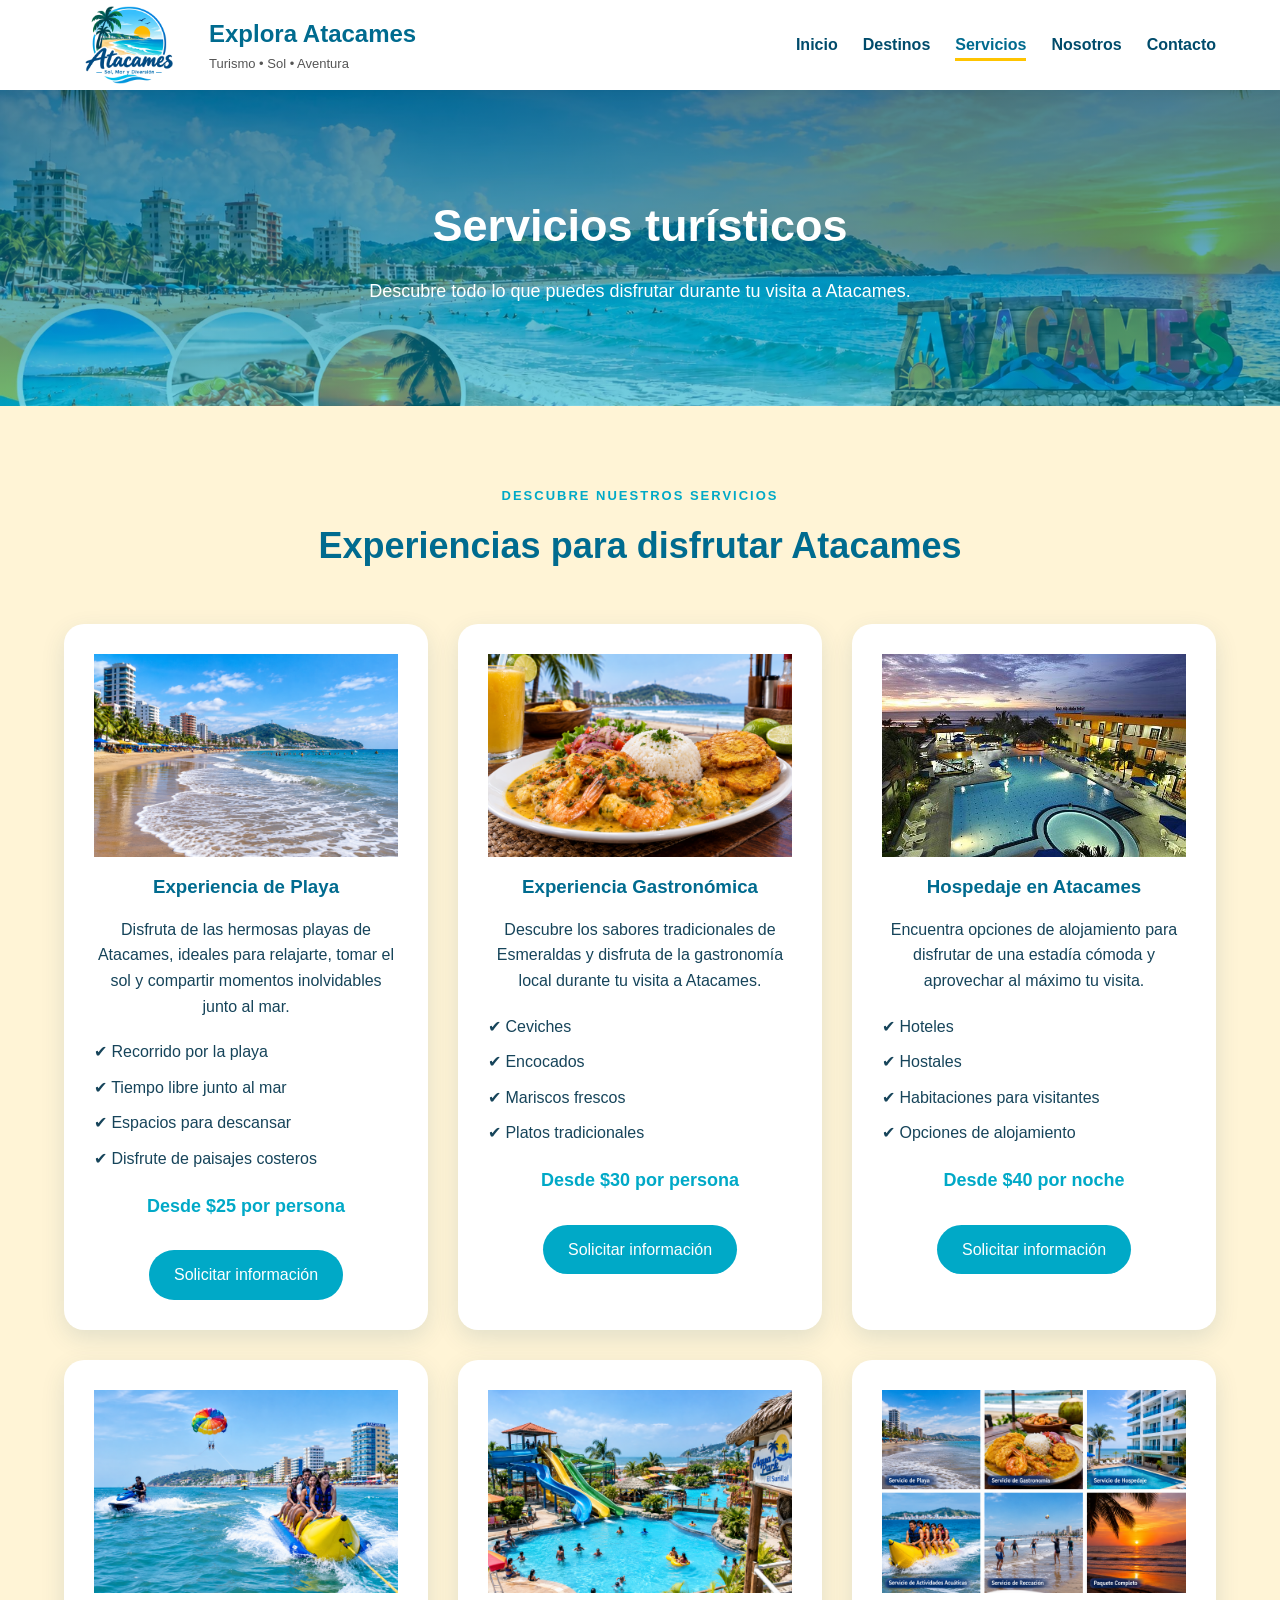
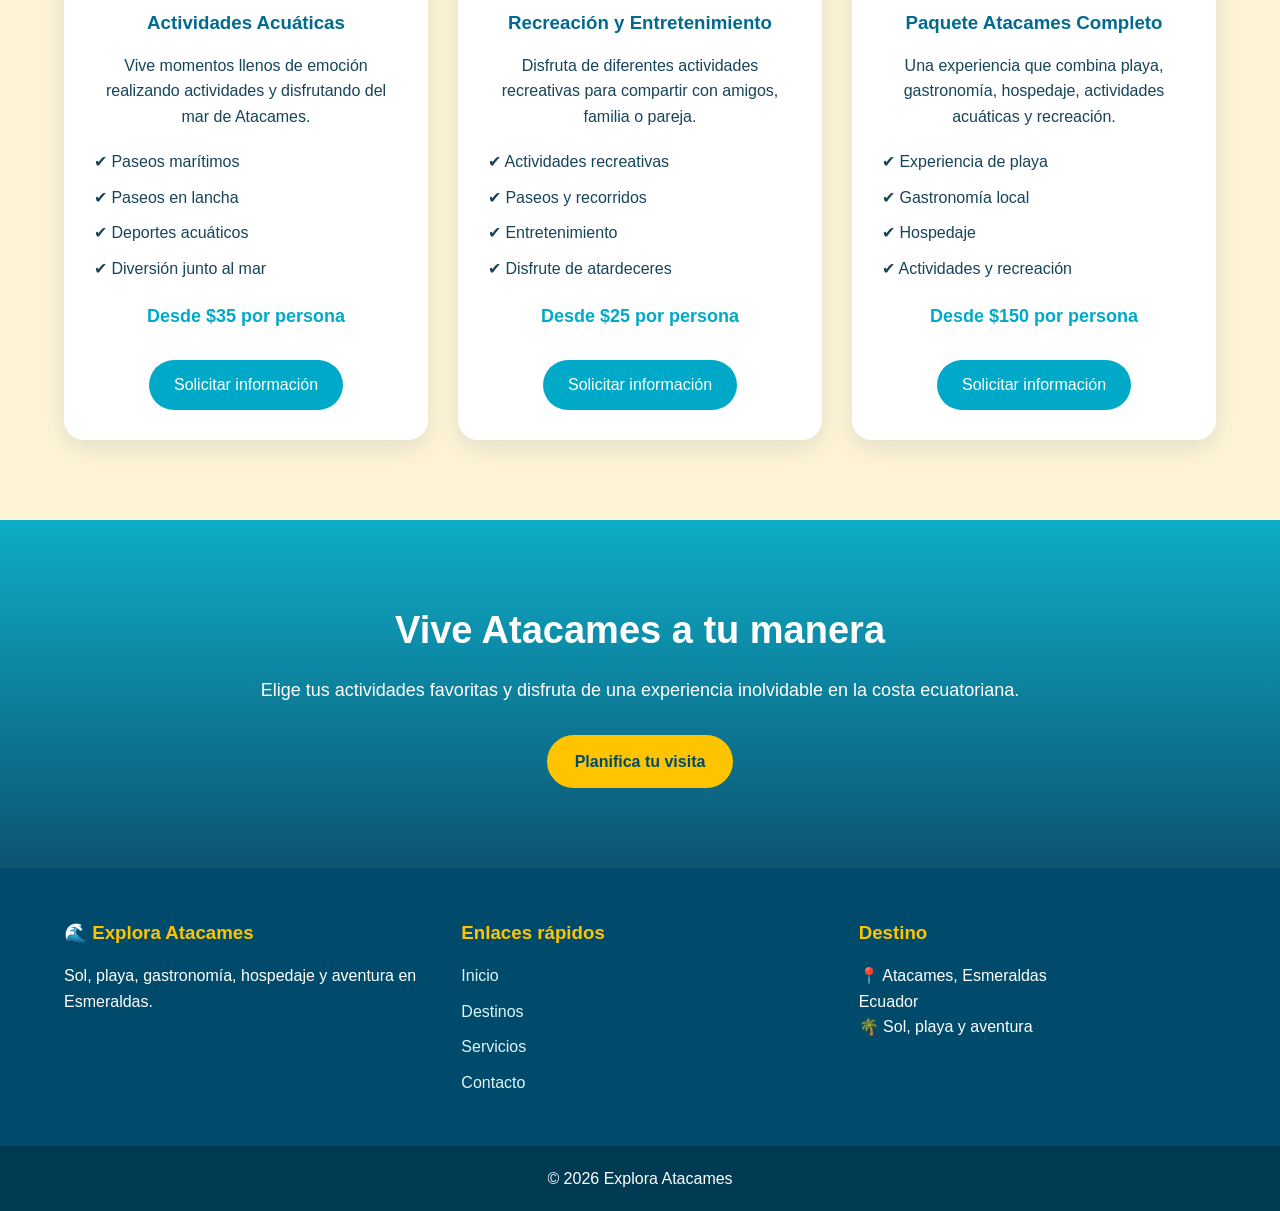
<file: servicios.html>
<!DOCTYPE html>
<html lang="es">

<head>

    <meta charset="UTF-8">

    <meta name="viewport"
        content="width=device-width, initial-scale=1.0">

    <meta name="description"
        content="Servicios turísticos de Explora Atacames: playa, gastronomía, hospedaje, actividades acuáticas y recreación.">

    <title>Servicios | Explora Atacames</title>

    <link rel="stylesheet" href="css/styles.css">

</head>


<body>


<!-- =========================
     ENCABEZADO
========================== -->

<header class="header">

    <div class="contenedor nav-contenedor">

        <a href="index.html" class="logo">

            <img src="imagenes/logo.png"
                alt="Logo Explora Atacames">

            <div>

                <h1>Explora Atacames</h1>

                <p>Turismo • Sol • Aventura</p>

            </div>

        </a>


        <nav class="menu">

            <ul>

                <li>
                    <a href="index.html">
                        Inicio
                    </a>
                </li>

                <li>
                    <a href="destinos.html">
                        Destinos
                    </a>
                </li>

                <li>
                    <a href="servicios.html"
                        class="activo">
                        Servicios
                    </a>
                </li>

                <li>
                    <a href="nosotros.html">
                        Nosotros
                    </a>
                </li>

                <li>
                    <a href="contacto.html">
                        Contacto
                    </a>
                </li>

            </ul>

        </nav>

    </div>

</header>



<main>


<!-- =========================
     PORTADA
========================== -->

<section class="pagina-hero">

    <div class="contenedor">

        <h2>Servicios turísticos</h2>

        <p>
            Descubre todo lo que puedes disfrutar
            durante tu visita a Atacames.
        </p>

    </div>

</section>



<!-- =========================
     SERVICIOS
========================== -->

<section class="seccion">

    <div class="contenedor">


        <div class="titulo-seccion">

            <p>DESCUBRE NUESTROS SERVICIOS</p>

            <h2>Experiencias para disfrutar Atacames</h2>

        </div>



        <div class="servicios-grid">


            <!-- =========================
                 SERVICIO 1 - PLAYA
            ========================== -->

            <article class="servicio-card">

                <img src="imagenes/serviplaya.png"
                    alt="Playa de Atacames">

                <h3>Experiencia de Playa</h3>

                <p>
                    Disfruta de las hermosas playas de
                    Atacames, ideales para relajarte,
                    tomar el sol y compartir momentos
                    inolvidables junto al mar.
                </p>

                <ul>

                    <li>✔ Recorrido por la playa</li>

                    <li>✔ Tiempo libre junto al mar</li>

                    <li>✔ Espacios para descansar</li>

                    <li>✔ Disfrute de paisajes costeros</li>

                </ul>

                <h4>
                    Desde $25 por persona
                </h4>

                <a href="contacto.html"
                    class="btn-secundario">

                    Solicitar información

                </a>

            </article>



            <!-- =========================
                 SERVICIO 2 - GASTRONOMÍA
            ========================== -->

            <article class="servicio-card">

                <img src="imagenes/servicomida.png"
                    alt="Gastronomía de Atacames">

                <h3>Experiencia Gastronómica</h3>

                <p>
                    Descubre los sabores tradicionales
                    de Esmeraldas y disfruta de la
                    gastronomía local durante tu visita
                    a Atacames.
                </p>

                <ul>

                    <li>✔ Ceviches</li>

                    <li>✔ Encocados</li>

                    <li>✔ Mariscos frescos</li>

                    <li>✔ Platos tradicionales</li>

                </ul>

                <h4>
                    Desde $30 por persona
                </h4>

                <a href="contacto.html"
                    class="btn-secundario">

                    Solicitar información

                </a>

            </article>



            <!-- =========================
                 SERVICIO 3 - HOSPEDAJE
            ========================== -->

            <article class="servicio-card">

                <img src="imagenes/servihospe.jpg"
                    alt="Hospedaje en Atacames">

                <h3>Hospedaje en Atacames</h3>

                <p>
                    Encuentra opciones de alojamiento
                    para disfrutar de una estadía cómoda
                    y aprovechar al máximo tu visita.
                </p>

                <ul>

                    <li>✔ Hoteles</li>

                    <li>✔ Hostales</li>

                    <li>✔ Habitaciones para visitantes</li>

                    <li>✔ Opciones de alojamiento</li>

                </ul>

                <h4>
                    Desde $40 por noche
                </h4>

                <a href="contacto.html"
                    class="btn-secundario">

                    Solicitar información

                </a>

            </article>



            <!-- =========================
                 SERVICIO 4 - ACTIVIDADES ACUÁTICAS
            ========================== -->

            <article class="servicio-card">

                <img src="imagenes/serviacua.png"
                    alt="Actividades acuáticas en Atacames">

                <h3>Actividades Acuáticas</h3>

                <p>
                    Vive momentos llenos de emoción
                    realizando actividades y disfrutando
                    del mar de Atacames.
                </p>

                <ul>

                    <li>✔ Paseos marítimos</li>

                    <li>✔ Paseos en lancha</li>

                    <li>✔ Deportes acuáticos</li>

                    <li>✔ Diversión junto al mar</li>

                </ul>

                <h4>
                    Desde $35 por persona
                </h4>

                <a href="contacto.html"
                    class="btn-secundario">

                    Solicitar información

                </a>

            </article>



            <!-- =========================
                 SERVICIO 5 - RECREACIÓN
            ========================== -->

            <article class="servicio-card">

                <img src="imagenes/servirecrea.png"
                    alt="Actividades recreativas en Atacames">

                <h3>Recreación y Entretenimiento</h3>

                <p>
                    Disfruta de diferentes actividades
                    recreativas para compartir con amigos,
                    familia o pareja.
                </p>

                <ul>

                    <li>✔ Actividades recreativas</li>

                    <li>✔ Paseos y recorridos</li>

                    <li>✔ Entretenimiento</li>

                    <li>✔ Disfrute de atardeceres</li>

                </ul>

                <h4>
                    Desde $25 por persona
                </h4>

                <a href="contacto.html"
                    class="btn-secundario">

                    Solicitar información

                </a>

            </article>



            <!-- =========================
                 SERVICIO 6 - PAQUETE COMPLETO
            ========================== -->

            <article class="servicio-card">

                <img src="imagenes/pack completo.png"
                    alt="Experiencia turística completa en Atacames">

                <h3>Paquete Atacames Completo</h3>

                <p>
                    Una experiencia que combina playa,
                    gastronomía, hospedaje, actividades
                    acuáticas y recreación.
                </p>

                <ul>

                    <li>✔ Experiencia de playa</li>

                    <li>✔ Gastronomía local</li>

                    <li>✔ Hospedaje</li>

                    <li>✔ Actividades y recreación</li>

                </ul>

                <h4>
                    Desde $150 por persona
                </h4>

                <a href="contacto.html"
                    class="btn-secundario">

                    Solicitar información

                </a>

            </article>


        </div>

    </div>

</section>



<!-- =========================
     LLAMADO A LA ACCIÓN
========================== -->

<section class="cta">

    <div class="contenedor">

        <h2>
            Vive Atacames a tu manera
        </h2>

        <p>
            Elige tus actividades favoritas y
            disfruta de una experiencia inolvidable
            en la costa ecuatoriana.
        </p>

        <a href="contacto.html"
            class="btn">

            Planifica tu visita

        </a>

    </div>

</section>


</main>



<!-- =========================
     FOOTER
========================== -->

<footer class="footer">

    <div class="contenedor footer-grid">


        <div>

            <h3>
                🌊 Explora Atacames
            </h3>

            <p>
                Sol, playa, gastronomía, hospedaje
                y aventura en Esmeraldas.
            </p>

        </div>



        <div>

            <h3>
                Enlaces rápidos
            </h3>

            <ul>

                <li>
                    <a href="index.html">
                        Inicio
                    </a>
                </li>

                <li>
                    <a href="destinos.html">
                        Destinos
                    </a>
                </li>

                <li>
                    <a href="servicios.html">
                        Servicios
                    </a>
                </li>

                <li>
                    <a href="contacto.html">
                        Contacto
                    </a>
                </li>

            </ul>

        </div>



        <div>

            <h3>
                Destino
            </h3>

            <p>
                📍 Atacames, Esmeraldas
            </p>

            <p>
                Ecuador
            </p>

            <p>
                🌴 Sol, playa y aventura
            </p>

        </div>


    </div>



    <div class="footer-inferior">

        <p>
            © 2026 Explora Atacames
        </p>

    </div>

</footer>


</body>

</html>
</file>
<file: css/styles.css>
/* ========================================
   EXPLORA ATACAMES
   PALETA BASADA EN LA IMAGEN DEL HERO
======================================== */

:root {
    --azul-profundo: #006B8F;
    --azul-oscuro: #004B6B;
    --azul-cielo: #18A9E0;
    --turquesa: #00A9C7;
    --turquesa-claro: #DDF7FA;

    --amarillo: #FFC400;
    --dorado: #F5A900;

    --arena: #FFF4D6;
    --blanco: #FFFFFF;

    --texto: #16445A;
    --gris: #555555;
}


/* ========================================
   CONFIGURACIÓN GENERAL
======================================== */

* {
    margin: 0;
    padding: 0;
    box-sizing: border-box;
}

html {
    scroll-behavior: smooth;
}

body {
    font-family: Arial, Helvetica, sans-serif;

    background-color: var(--arena);

    color: var(--texto);

    line-height: 1.6;
}

img {
    max-width: 100%;
    display: block;
}

html,
body {
    max-width: 100%;
    overflow-x: hidden;
}


/* ========================================
   CONTENEDOR GENERAL
======================================== */

.contenedor {
    width: 90%;
    max-width: 1200px;
    margin: auto;
}


/* ========================================
   ENCABEZADO
======================================== */

.header {
    background-color: var(--blanco);

    box-shadow: 0 2px 10px rgba(0, 75, 107, 0.15);

    position: sticky;

    top: 0;

    z-index: 1000;
}


.nav-contenedor {
    display: flex;

    justify-content: space-between;

    align-items: center;

    gap: 25px;

    padding: 0;
}


/* ========================================
   LOGO
======================================== */

.logo {
    display: flex;

    align-items: center;

    gap: 15px;

    text-decoration: none;

    color: var(--azul-profundo);

    flex-shrink: 0;
}


.logo img {
    width: 130px;

    height: 90px;

    object-fit: contain;
}


.logo h1 {
    font-size: 24px;

    margin: 0;

    color: var(--azul-profundo);
}


.logo p {
    font-size: 13px;

    color: var(--gris);

    margin: 0;
}


/* ========================================
   MENÚ
======================================== */

.menu ul {
    display: flex;

    align-items: center;

    list-style: none;

    gap: 25px;

    margin: 0;

    padding: 0;
}


.menu {
    margin-left: auto;
}


.menu a {
    text-decoration: none;

    color: var(--azul-oscuro);

    font-weight: bold;

    padding-bottom: 5px;

    transition: 0.3s;
}


.menu a:hover {
    color: var(--turquesa);
}


.menu a.activo {
    color: var(--azul-profundo);

    border-bottom: 3px solid var(--amarillo);
}


/* ========================================
   HERO PRINCIPAL
======================================== */

.hero {

    width: 100%;

    margin: 0;

    height: calc(100vh - 90px);

    min-height: 0;

    position: relative;

    overflow: hidden;

    display: flex;

    justify-content: center;

    align-items: flex-start;

    text-align: center;

    color: var(--blanco);

    background-image:
        linear-gradient(
            rgba(0, 75, 107, 0.08),
            rgba(0, 169, 199, 0.08)
        ),
        url("../imagenes/hero.webp");

    background-size: 100% 100%;

    background-position: center;

    background-repeat: no-repeat;
}


/* ========================================
   CONTENIDO HERO
======================================== */

.hero-contenido {
    position: relative;

    z-index: 2;

    width: 100%;

    max-width: 1000px;

    padding: 35px 20px 10px;
}


/* ========================================
   SUBTÍTULO
======================================== */

.subtitulo {
    display: inline-block;

    font-size: 18px;

    font-weight: bold;

    letter-spacing: 3px;

    color: var(--blanco);

    background-color: rgba(0, 107, 143, 0.92);

    padding: 7px 16px;

    border-radius: 20px;

    margin-bottom: 10px;

    text-shadow:
        1px 1px 2px rgba(0, 0, 0, 0.4);
}


/* ========================================
   TÍTULO HERO
======================================== */

.hero h2 {
    font-size: 52px;

    color: var(--blanco);

    font-weight: 800;

    margin-bottom: 10px;

    text-shadow:
        3px 3px 0 var(--azul-profundo),
        -1px -1px 0 var(--azul-profundo),
        1px -1px 0 var(--azul-profundo),
        -1px 1px 0 var(--azul-profundo),
        1px 1px 0 var(--azul-profundo);
}


/* ========================================
   TEXTO HERO
======================================== */

.hero-texto {
    display: inline-block;

    font-size: 20px;

    font-weight: bold;

    color: var(--blanco);

    background-color: rgba(0, 107, 143, 0.85);

    padding: 6px 15px;

    border-radius: 10px;

    margin-bottom: 12px;

    text-shadow:
        1px 1px 2px rgba(0, 0, 0, 0.6);
}


/* ========================================
   BOTÓN HERO
======================================== */

.hero .btn {

    background-color: var(--amarillo);

    color: var(--azul-oscuro);

    font-weight: 800;

    padding: 11px 25px;

    border-radius: 30px;

    text-decoration: none;

    display: block;

    width: fit-content;

    margin: 25px auto 0;

    box-shadow:
        0 4px 10px rgba(0, 75, 107, 0.30);

    transition: 0.3s;
}


.hero .btn:hover {
    background-color: var(--dorado);

    color: var(--blanco);

    transform: translateY(-3px);
}


/* ========================================
   BOTONES GENERALES
======================================== */

.btn {
    display: inline-block;

    background-color: var(--amarillo);

    color: var(--azul-oscuro);

    text-decoration: none;

    font-weight: bold;

    padding: 14px 28px;

    border-radius: 30px;

    transition: 0.3s;
}


.btn:hover {
    background-color: var(--dorado);

    color: var(--blanco);

    transform: translateY(-3px);
}


.btn-secundario {
    display: inline-block;

    margin-top: 20px;

    padding: 12px 25px;

    background-color: var(--turquesa);

    color: var(--blanco);

    text-decoration: none;

    border-radius: 25px;

    transition: 0.3s;
}


.btn-secundario:hover {
    background-color: var(--azul-profundo);

    transform: translateY(-3px);
}


/* ========================================
   SECCIONES
======================================== */

.seccion {
    padding: 80px 0;
}


/* ========================================
   TÍTULOS
======================================== */

.titulo-seccion {
    text-align: center;

    margin-bottom: 50px;
}


.titulo-seccion p {
    color: var(--turquesa);

    font-weight: bold;

    letter-spacing: 2px;

    font-size: 13px;
}


.titulo-seccion h2 {
    font-size: 36px;

    color: var(--azul-profundo);

    margin-top: 10px;
}


/* ========================================
   INTRODUCCIÓN
======================================== */

.introduccion-grid {
    display: grid;

    grid-template-columns: 1fr 1fr;

    gap: 50px;

    align-items: center;
}


.introduccion-imagen img {
    width: 100%;

    height: 350px;

    object-fit: cover;

    border-radius: 20px;

    box-shadow:
        0 10px 25px rgba(0, 75, 107, 0.20);
}


.introduccion-texto h3 {
    font-size: 30px;

    color: var(--azul-profundo);

    margin-bottom: 20px;
}


.introduccion-texto p {
    margin-bottom: 15px;
}


/* ========================================
   ATRACTIVOS
======================================== */

.atractivos {
    background-color: var(--turquesa-claro);
}


.atractivos-grid {
    display: grid;

    grid-template-columns: repeat(3, 1fr);

    gap: 30px;
}


/* ========================================
   TARJETAS
======================================== */

.card {
    background-color: var(--blanco);

    border-radius: 20px;

    overflow: hidden;

    box-shadow:
        0 5px 20px rgba(0, 75, 107, 0.15);

    transition: 0.3s;
}


.card:hover {
    transform: translateY(-10px);
}


.card img {
    width: 100%;

    height: 220px;

    object-fit: cover;
}


.card-contenido {
    padding: 25px;
}


.card-contenido h3 {
    color: var(--azul-profundo);

    margin-bottom: 15px;
}


.card-contenido p {
    margin-bottom: 15px;
}


.card-contenido a {
    color: var(--turquesa);

    font-weight: bold;

    text-decoration: none;
}


.card-contenido a:hover {
    color: var(--azul-profundo);
}


/* ========================================
   EXPERIENCIAS
======================================== */

.experiencias-grid {
    display: grid;

    grid-template-columns: repeat(4, 1fr);

    gap: 25px;
}


.experiencia {
    text-align: center;

    padding: 30px 20px;

    border-radius: 15px;

    background-color: var(--blanco);

    box-shadow:
        0 5px 15px rgba(0, 75, 107, 0.10);

    transition: 0.3s;
}


.experiencia:hover {
    transform: translateY(-5px);

    border-bottom: 4px solid var(--amarillo);
}


.experiencia span {
    font-size: 45px;
}


.experiencia h3 {
    color: var(--azul-profundo);

    margin: 15px 0;
}


/* ========================================
   CTA
======================================== */

.cta {
    text-align: center;

    padding: 80px 20px;

    background:
        linear-gradient(
            rgba(0, 169, 199, 0.95),
            rgba(0, 75, 107, 0.95)
        );

    color: var(--blanco);
}


.cta h2 {
    font-size: 38px;

    margin-bottom: 15px;
}


.cta p {
    margin-bottom: 30px;

    font-size: 18px;
}


/* ========================================
   HERO DE PÁGINAS INTERNAS
======================================== */

.pagina-hero {
    background:
        linear-gradient(
            rgba(0, 75, 107, 0.70),
            rgba(0, 169, 199, 0.55)
        ),
        url("../imagenes/hero.webp");

    background-size: cover;

    background-position: center;

    color: var(--blanco);

    text-align: center;

    padding: 100px 20px;
}


.pagina-hero h2 {
    font-size: 45px;

    margin-bottom: 15px;
}


.pagina-hero p {
    font-size: 18px;
}


/* ========================================
   DESTINOS
======================================== */

.destinos-grid {
    display: grid;

    grid-template-columns: repeat(3, 1fr);

    gap: 30px;
}


.destino-card {
    background-color: var(--blanco);

    border-radius: 20px;

    overflow: hidden;

    box-shadow:
        0 5px 20px rgba(0, 75, 107, 0.15);

    transition: 0.3s;
}


.destino-card:hover {
    transform: translateY(-8px);

    border-bottom: 5px solid var(--amarillo);
}


.destino-card img {
    width: 100%;

    height: 230px;

    object-fit: cover;
}


.destino-contenido {
    padding: 25px;
}


.destino-contenido h3 {
    color: var(--azul-profundo);

    margin-bottom: 15px;
}


.destino-contenido p {
    margin-bottom: 12px;
}


/* ========================================
   SERVICIOS
======================================== */

.servicios-grid {
    display: grid;

    grid-template-columns: repeat(3, 1fr);

    gap: 30px;
}


.servicio-card {
    background-color: var(--blanco);

    padding: 30px;

    border-radius: 20px;

    text-align: center;

    box-shadow:
        0 8px 25px rgba(0, 75, 107, 0.12);

    transition: 0.3s;
}


.servicio-card:hover {
    transform: translateY(-10px);

    border-top: 5px solid var(--amarillo);
}


.servicio-icono {
    font-size: 50px;
}


.servicio-card h3 {
    color: var(--azul-profundo);

    margin: 15px 0;
}


.servicio-card p {
    margin-bottom: 20px;
}


.servicio-card ul {
    list-style: none;

    text-align: left;

    margin-bottom: 20px;
}


.servicio-card li {
    margin: 10px 0;
}


.servicio-card h4 {
    color: var(--turquesa);

    font-size: 18px;

    margin-bottom: 10px;
}


/* ========================================
   NOSOTROS
======================================== */

.nosotros-grid {
    display: grid;

    grid-template-columns: 1fr 1fr;

    gap: 50px;

    align-items: center;
}


.nosotros-grid h2 {
    color: var(--azul-profundo);

    font-size: 35px;

    margin-bottom: 20px;
}


.nosotros-grid p {
    margin-bottom: 15px;
}


.nosotros-imagen img {
    width: 100%;

    height: 380px;

    object-fit: cover;

    border-radius: 20px;

    box-shadow:
        0 10px 25px rgba(0, 75, 107, 0.20);
}


/* ========================================
   MISIÓN Y VISIÓN
======================================== */

.mision-vision {
    background-color: var(--turquesa-claro);
}


.mision-grid {
    display: grid;

    grid-template-columns: repeat(2, 1fr);

    gap: 30px;
}


.mision-card {
    background-color: var(--blanco);

    padding: 40px;

    text-align: center;

    border-radius: 20px;

    box-shadow:
        0 5px 20px rgba(0, 75, 107, 0.10);

    transition: 0.3s;
}


.mision-card:hover {
    transform: translateY(-5px);

    border-top: 5px solid var(--amarillo);
}


.mision-card span {
    font-size: 50px;
}


.mision-card h3 {
    color: var(--azul-profundo);

    margin: 15px 0;
}


/* ========================================
   VALORES
======================================== */

.valores-grid {
    display: grid;

    grid-template-columns: repeat(4, 1fr);

    gap: 25px;
}


.valor {
    background-color: var(--blanco);

    text-align: center;

    padding: 30px 20px;

    border-radius: 15px;

    box-shadow:
        0 5px 15px rgba(0, 75, 107, 0.08);

    transition: 0.3s;
}


.valor:hover {
    transform: translateY(-5px);

    border-bottom: 4px solid var(--amarillo);
}


.valor span {
    font-size: 40px;
}


.valor h3 {
    color: var(--azul-profundo);

    margin: 15px 0;
}


/* ========================================
   RAZONES
======================================== */

.razones {
    background-color: var(--turquesa-claro);
}


.razones-grid {
    display: grid;

    grid-template-columns: repeat(3, 1fr);

    gap: 20px;
}


.razones-grid div {
    background-color: var(--blanco);

    padding: 25px;

    text-align: center;

    border-radius: 15px;

    font-weight: bold;

    color: var(--azul-profundo);

    box-shadow:
        0 5px 15px rgba(0, 75, 107, 0.08);

    transition: 0.3s;
}


.razones-grid div:hover {
    transform: translateY(-5px);

    background-color: var(--amarillo);
}


/* ========================================
   CONTACTO
======================================== */

.contacto-seccion {
    background-color: var(--arena);
}


.contacto-grid {
    display: grid;

    grid-template-columns: 1fr 1.5fr;

    gap: 50px;

    align-items: start;
}


.contacto-info h2 {
    color: var(--azul-profundo);

    font-size: 32px;

    margin-bottom: 20px;
}


.contacto-info > p {
    margin-bottom: 30px;
}


.info-contacto p {
    margin-bottom: 20px;
}


/* ========================================
   FORMULARIO
======================================== */

.formulario {
    background-color: var(--blanco);

    padding: 35px;

    border-radius: 20px;

    box-shadow:
        0 8px 25px rgba(0, 75, 107, 0.12);

    display: grid;

    grid-template-columns: repeat(2, 1fr);

    gap: 20px;
}


.form-grupo {
    display: flex;

    flex-direction: column;
}


.form-grupo label {
    margin-bottom: 8px;

    font-weight: bold;

    color: var(--azul-profundo);
}


.form-grupo input,
.form-grupo select,
.form-grupo textarea {
    padding: 12px;

    border: 1px solid #9DD9E5;

    border-radius: 8px;

    font-size: 15px;

    font-family: Arial, Helvetica, sans-serif;

    transition: 0.3s;
}


.form-grupo input:focus,
.form-grupo select:focus,
.form-grupo textarea:focus {
    outline: none;

    border-color: var(--turquesa);

    box-shadow:
        0 0 5px rgba(0, 169, 199, 0.35);
}


.form-mensaje {
    grid-column: 1 / -1;
}


.form-mensaje textarea {
    resize: vertical;
}


/* ========================================
   BOTÓN FORMULARIO
======================================== */

.btn-formulario {
    grid-column: 1 / -1;

    background-color: var(--azul-profundo);

    color: var(--blanco);

    border: none;

    padding: 14px;

    border-radius: 25px;

    font-size: 16px;

    font-weight: bold;

    cursor: pointer;

    transition: 0.3s;
}


.btn-formulario:hover {
    background-color: var(--turquesa);

    transform: translateY(-2px);
}


/* ========================================
   FOOTER
======================================== */

.footer {
    background-color: var(--azul-oscuro);

    color: var(--blanco);

    padding-top: 50px;
}


.footer-grid {
    display: grid;

    grid-template-columns: repeat(3, 1fr);

    gap: 40px;

    padding-bottom: 40px;
}


.footer h3 {
    margin-bottom: 15px;

    color: var(--amarillo);
}


.footer ul {
    list-style: none;
}


.footer li {
    margin-bottom: 10px;
}


.footer a {
    color: #DDF7FA;

    text-decoration: none;

    transition: 0.3s;
}


.footer a:hover {
    color: var(--amarillo);
}


.footer-inferior {
    text-align: center;

    padding: 20px;

    background-color: #003A53;
}


/* ========================================
   RESPONSIVE
======================================== */

@media (max-width: 1200px) {

    .contenedor {
        width: 94%;
    }

    .nav-contenedor {
        gap: 15px;
    }

    .logo {
        gap: 10px;
    }

    .logo img {
        width: 120px;
        height: 85px;
    }

    .logo h1 {
        font-size: 22px;
    }

    .logo p {
        font-size: 12px;
    }

    .menu ul {
        gap: 18px;
    }

    .menu a {
        font-size: 15px;
    }
}


@media (max-width: 900px) {

    .atractivos-grid,
    .destinos-grid,
    .servicios-grid {
        grid-template-columns: repeat(2, 1fr);
    }

    .experiencias-grid,
    .valores-grid {
        grid-template-columns: repeat(2, 1fr);
    }

    .contacto-grid {
        grid-template-columns: 1fr;
    }

    .hero {
        height: calc(100vh - 125px);

        background-size: 100% 100%;
    }

    .hero h2 {
        font-size: 40px;
    }
}

/* ========================================
   RESPONSIVE - MÓVIL
   SOLO AJUSTES PARA CELULAR
======================================== */

@media (max-width: 768px) {

    .nav-contenedor {
        flex-direction: column;
        gap: 10px;
    }

    .logo {
        flex-direction: column;
        text-align: center;
        gap: 5px;
    }

    .logo img {
        width: 140px;
        height: 100px;
    }

    .menu {
        margin-left: 0;
    }

    .menu ul {
        flex-wrap: wrap;
        justify-content: center;
        gap: 15px;
    }

    /* ===== HERO EN CELULAR ===== */

    .hero {
    height: 115vw;

    background-size: 100% auto;

    background-position: center top;

    background-repeat: no-repeat;

    align-items: flex-start;
}

    .hero-contenido {
        padding: 25px 10px 10px;
    }

    .subtitulo {
        font-size: 9px;
        letter-spacing: 1.5px;
        padding: 5px 10px;
        margin-bottom: 8px;
    }

    .hero h2 {
        font-size: 27px;
        line-height: 1.15;
        margin-bottom: 10px;
    }

    .hero-texto {
        font-size: 12px;
        padding: 5px 10px;
        margin-bottom: 10px;
    }

    .hero .btn {
        padding: 8px 16px;
        font-size: 12px;
        margin-top: 18px;
    }

    /* ===== PÁGINAS INTERNAS ===== */

    .pagina-hero {
        padding: 80px 20px;
    }

    .pagina-hero h2 {
        font-size: 35px;
    }

    .pagina-hero p {
        font-size: 16px;
    }

    .titulo-seccion h2 {
        font-size: 30px;
    }

    .seccion {
        padding: 60px 0;
    }

    /* ===== GRILLAS ===== */

    .introduccion-grid,
    .nosotros-grid,
    .mision-grid {
        grid-template-columns: 1fr;
    }

    .atractivos-grid,
    .experiencias-grid,
    .destinos-grid,
    .servicios-grid,
    .valores-grid,
    .razones-grid {
        grid-template-columns: 1fr;
    }

    /* ===== FORMULARIO ===== */

    .formulario {
        grid-template-columns: 1fr;
        padding: 25px;
    }

    /* ===== FOOTER ===== */

    .footer-grid {
        grid-template-columns: 1fr;
        text-align: center;
    }
}


/* ========================================
   CELULARES PEQUEÑOS
======================================== */

@media (max-width: 480px) {

    .contenedor {
        width: 92%;
    }

    .logo h1 {
        font-size: 19px;
    }

    .menu ul {
        gap: 10px;
    }

    .menu a {
        font-size: 14px;
    }

    /* ===== HERO PEQUEÑO ===== */

   .hero {
    height: 55vw !important;
    min-height: 0 !important;
    margin-bottom: 0 !important;

    background-size: 100% 100%;
    background-position: center top;
    background-repeat: no-repeat;
}
    
    .hero-contenido {
        padding-top: 18px;
        padding-left: 8px;
        padding-right: 8px;
    }

    .subtitulo {
        font-size: 8px;
        letter-spacing: 1px;
        padding: 4px 8px;
    }

    .hero h2 {
        font-size: 22px;
        line-height: 1.15;
    }

    .hero-texto {
        font-size: 10px;
        padding: 4px 8px;
    }

    .hero .btn {
        padding: 7px 14px;
        font-size: 11px;
        margin-top: 15px;
    }

    .pagina-hero h2 {
        font-size: 30px;
    }

    .titulo-seccion h2 {
        font-size: 26px;
    }

    .introduccion-texto h3 {
        font-size: 26px;
    }

    .contacto-info h2 {
        font-size: 27px;
    }

    .nosotros-grid h2 {
        font-size: 28px;
    }

    .cta h2 {
        font-size: 30px;
    }

    .cta p {
        font-size: 16px;
    }

    .hero + section {
    margin-top: 0 !important;
    padding-top: 0 !important;
}
</file>
